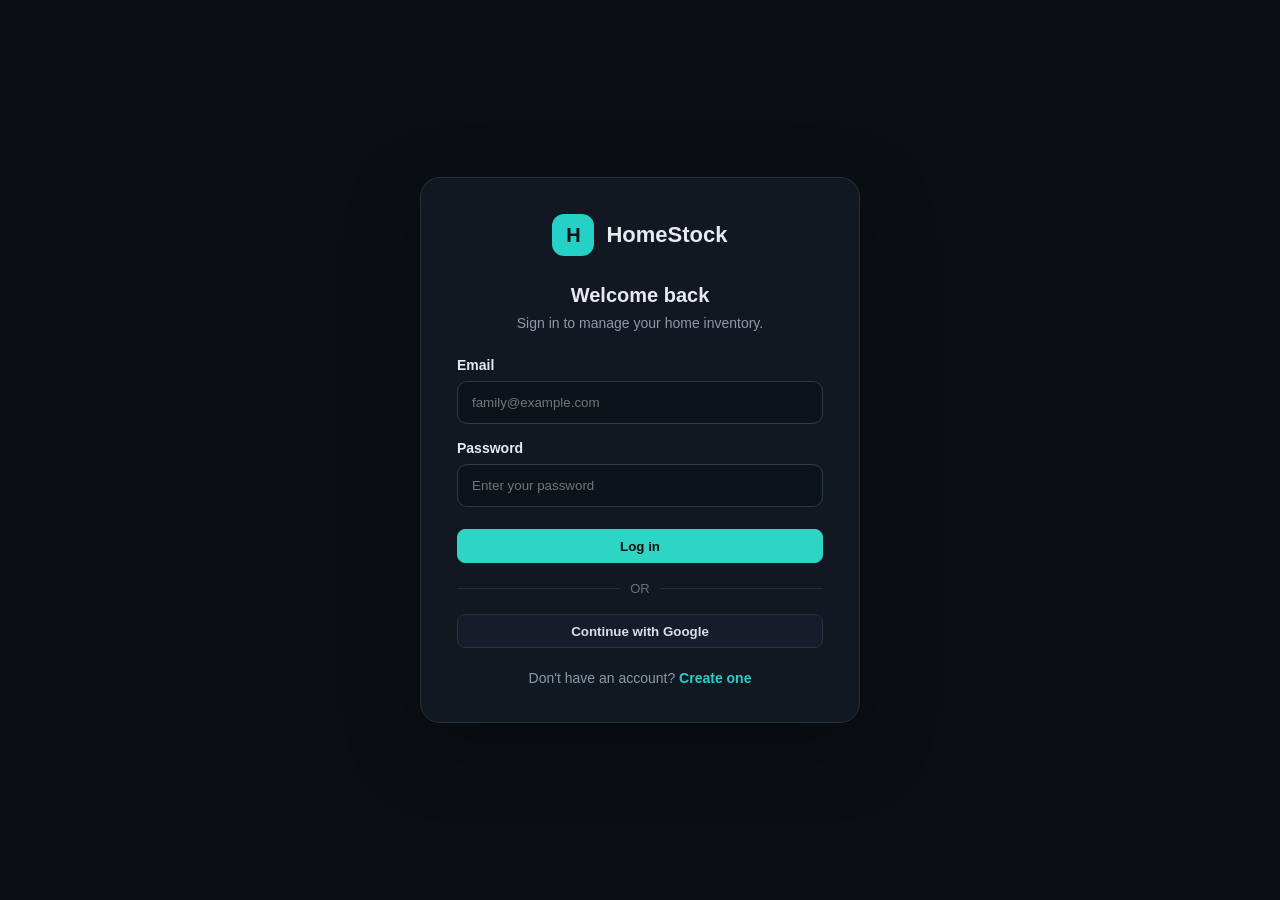
<file: index.html>
<!DOCTYPE html>
<html lang="en">
 <head>
  <meta charset="utf-8"/>
  <meta content="width=device-width,initial-scale=1" name="viewport"/>
  <title>
   HomeStock &mdash; Dashboard
  </title>
  <link href="css/style.css" rel="stylesheet"/>
 </head>
 <body>
  <div class="app">
   <aside class="sidebar">
    <div class="brand">
     <span>
      H
     </span>
     <b>
      HomeStock
     </b>
    </div>
    <nav>
     <a class="active" href="index.html">
      ▣
      <span>Dashboard</span>
     </a>
     <a href="inventory.html">
      ⬡
      <span>Inventory</span>
     </a>
     <a href="rooms.html">
      ⌂
      <span>Rooms</span>
     </a>
     <a href="categories.html">
      ▤
      <span>Categories</span>
     </a>
     <a href="reports.html">
      ▥
      <span>Reports</span>
     </a>
     <a href="activity.html">
      ◷
      <span>Activity</span>
     </a>
    </nav>
    <div class="sidebar-account">
     <div class="sidebar-account-link" aria-hidden="true">
      <span class="sidebar-account-avatar" data-profile-avatar>🙂</span>
      <span class="sidebar-account-copy"><strong data-user-name>HomeStock User</strong><span data-user-email>Account</span></span>
     </div>
    </div>
   </aside>
   <main>
    <header>
     <div>
      <h1>
       Dashboard
      </h1>
      <p>
       Last updated &middot; Sep 8, 2026
      </p>
     </div>
     <div class="actions">
      <button class="btn" id="exportDash">
       Export CSV
      </button>
      <a class="btn primary" href="inventory.html">
       + Add Item
      </a>
      <button class="avatar profile-header-button" type="button" data-profile-toggle title="Open profile" aria-expanded="false"><span data-profile-avatar>🙂</span></button>
     </div>
    </header>
    <section class="stats">
     <div class="stat teal">
      <label>
       TOTAL ITEMS
      </label>
      <strong>
       371
      </strong>
      <small>
       +12 this month
      </small>
     </div>
     <div class="stat purple">
      <label>
       TOTAL VALUE
      </label>
      <strong>
       77,300 RWF
      </strong>
      <small>
       Across 6 rooms
      </small>
     </div>
     <div class="stat orange">
      <label>
       ROOMS TRACKED
      </label>
      <strong>
       6
      </strong>
      <small>
       128 items &middot; Garage
      </small>
     </div>
     <div class="stat teal">
      <label>
       CATEGORIES
      </label>
      <strong>
       14
      </strong>
      <small>
       Electronics lead at 48
      </small>
     </div>
    </section>
    <section class="dash-grid">
     <div>
      <div class="section-title">
       <h2>
        Rooms
       </h2>
       <a href="rooms.html">
        View all &rarr;
       </a>
      </div>
      <div class="rooms">
       <a class="room" href="rooms.html">
        <img src="https://images.unsplash.com/photo-1555041469-a586c61ea9bc?auto=format&amp;fit=crop&amp;w=800&amp;q=80"/>
        <i class="tag teal-bg">
         34 items
        </i>
        <div>
         <b>
          Living Room
         </b>
         <strong>
          12,400 RWF
         </strong>
        </div>
       </a>
       <a class="room" href="rooms.html">
        <img src="https://images.unsplash.com/photo-1556911220-bff31c812dba?auto=format&amp;fit=crop&amp;w=800&amp;q=80"/>
        <i class="tag purple-bg">
         87 items
        </i>
        <div>
         <b>
          Kitchen
         </b>
         <strong>
          8,900 RWF
         </strong>
        </div>
       </a>
       <a class="room" href="rooms.html">
        <img src="https://images.unsplash.com/photo-1616486338812-3dadae4b4ace?auto=format&amp;fit=crop&amp;w=800&amp;q=80"/>
        <i class="tag orange-bg">
         52 items
        </i>
        <div>
         <b>
          Master Bedroom
         </b>
         <strong>
          21,300 RWF
         </strong>
        </div>
       </a>
       <a class="room" href="rooms.html">
        <img src="https://images.unsplash.com/photo-1497215842964-222b430dc094?auto=format&amp;fit=crop&amp;w=800&amp;q=80"/>
        <i class="tag teal-bg">
         41 items
        </i>
        <div>
         <b>
          Home Office
         </b>
         <strong>
          18,600 RWF
         </strong>
        </div>
       </a>
       <a class="room" href="rooms.html">
        <img src="https://images.unsplash.com/photo-1586864387967-d02ef85d93e8?auto=format&amp;fit=crop&amp;w=800&amp;q=80"/>
        <i class="tag pink-bg">
         128 items
        </i>
        <div>
         <b>
          Garage
         </b>
         <strong>
          9,700 RWF
         </strong>
        </div>
       </a>
       <a class="room" href="rooms.html">
        <img src="https://images.unsplash.com/photo-1618221195710-dd6b41faaea6?auto=format&amp;fit=crop&amp;w=800&amp;q=80"/>
        <i class="tag blue-bg">
         29 items
        </i>
        <div>
         <b>
          Dining Room
         </b>
         <strong>
          6,400 RWF
         </strong>
        </div>
       </a>
      </div>
     </div>
     <aside class="panel activity">
      <div class="section-title">
       <h2>
        Recent Activity
       </h2>
       <a href="inventory.html">
        All &rarr;
       </a>
      </div>
      <div class="activity-row">
       <span>
        +
       </span>
       <div>
        <b>
         Sony 65" OLED TV
        </b>
        <small>
         Living Room &middot; 2 hours ago
        </small>
       </div>
       <strong>
        2,800 RWF
       </strong>
      </div>
      <div class="activity-row">
       <span>
        ~
       </span>
       <div>
        <b>
         KitchenAid Stand Mixer
        </b>
        <small>
         Kitchen &middot; 5 hours ago
        </small>
       </div>
       <strong>
        450 RWF
       </strong>
      </div>
      <div class="activity-row">
       <span class="red">
        &minus;
       </span>
       <div>
        <b>
         IKEA Po&auml;ng Chair
        </b>
        <small>
         Living Room &middot; Yesterday
        </small>
       </div>
       <strong class="red-text">
        199 RWF
       </strong>
      </div>
      <div class="activity-row">
       <span>
        +
       </span>
       <div>
        <b>
         Herman Miller Aeron
        </b>
        <small>
         Home Office &middot; Yesterday
        </small>
       </div>
       <strong>
        1,600 RWF
       </strong>
      </div>
      <div class="activity-row">
       <span>
        ~
       </span>
       <div>
        <b>
         MacBook Pro 16"
        </b>
        <small>
         Home Office &middot; 2 days ago
        </small>
       </div>
       <strong>
        3,200 RWF
       </strong>
      </div>
      <div class="activity-row">
       <span>
        +
       </span>
       <div>
        <b>
         Weber Genesis Grill
        </b>
        <small>
         Garage &middot; 3 days ago
        </small>
       </div>
       <strong>
        1,100 RWF
       </strong>
      </div>
     </aside>
    </section>
    <section class="bottom">
     <div class="panel">
      <div class="panel-head">
       <h2>
        Highest Value Items
       </h2>
       <span>
        Top 5
       </span>
      </div>
      <div class="value">
       <em>
        01
       </em>
       <div>
        <b>
         Herman Miller Aeron Chair
        </b>
        <small>
         Home Office &middot; Furniture
        </small>
       </div>
       <strong>
        3,200 RWF
       </strong>
      </div>
      <div class="value">
       <em>
        02
       </em>
       <div>
        <b>
         MacBook Pro 16"
        </b>
        <small>
         Home Office &middot; Electronics
        </small>
       </div>
       <strong>
        3,200 RWF
       </strong>
      </div>
      <div class="value">
       <em>
        03
       </em>
       <div>
        <b>
         Sony 65" OLED TV
        </b>
        <small>
         Living Room &middot; Electronics
        </small>
       </div>
       <strong>
        2,800 RWF
       </strong>
      </div>
      <div class="value">
       <em>
        04
       </em>
       <div>
        <b>
         Sub-Zero Refrigerator
        </b>
        <small>
         Kitchen &middot; Appliances
        </small>
       </div>
       <strong>
        2,400 RWF
       </strong>
      </div>
      <div class="value">
       <em>
        05
       </em>
       <div>
        <b>
         Tempur-Pedic Mattress
        </b>
        <small>
         Master Bedroom &middot; Furniture
        </small>
       </div>
       <strong>
        2,100 RWF
       </strong>
      </div>
     </div>
     <div class="panel">
      <div class="panel-head">
       <h2>
        Category Breakdown
       </h2>
       <span>
        by count
       </span>
      </div>
      <div class="bars">
       <label>
        Electronics
        <b>
         48
        </b>
       </label>
       <i>
        <span style="width:82%">
        </span>
       </i>
       <label>
        Furniture
        <b>
         82
        </b>
       </label>
       <i>
        <span style="width:64%">
        </span>
       </i>
       <label>
        Appliances
        <b>
         61
        </b>
       </label>
       <i>
        <span style="width:48%">
        </span>
       </i>
       <label>
        Clothing
        <b>
         114
        </b>
       </label>
       <i>
        <span style="width:31%">
        </span>
       </i>
       <label>
        Tools
        <b>
         93
        </b>
       </label>
       <i>
        <span style="width:26%">
        </span>
       </i>
      </div>
     </div>
    </section>
   </main>
  </div>
  <script src="js/supabase-config.js"></script>
  <script src="js/online.js"></script>
  <script src="js/profile-menu.js"></script>
  <script src="js/auth.js"></script>
  <script src="js/app.js">
  </script>
  <script src="js/dashboard.js"></script>
 </body>
</html>
</file>
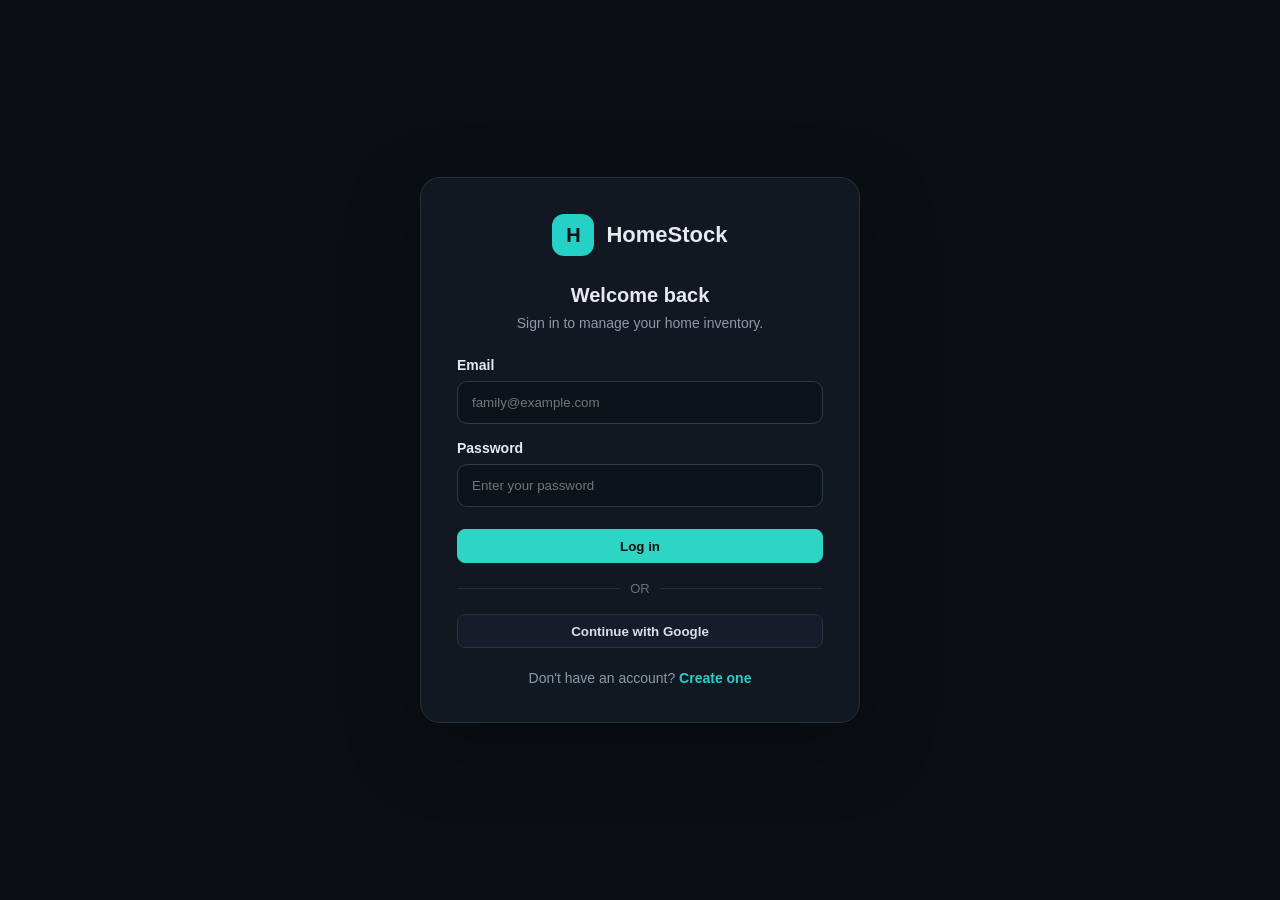
<file: activity.html>
<!DOCTYPE html><html lang="en"><head><meta charset="UTF-8"><meta name="viewport" content="width=device-width,initial-scale=1.0"><title>HomeStock — Activity</title><link rel="stylesheet" href="css/style.css"></head><body><div class="app"><aside class="sidebar"><div class="brand"><span>H</span><b>HomeStock</b></div><nav><a href="index.html">▣<span>Dashboard</span></a><a href="inventory.html">⬡<span>Inventory</span></a><a href="rooms.html">⌂<span>Rooms</span></a><a href="categories.html">▤<span>Categories</span></a><a href="reports.html">▥<span>Reports</span></a><a class="active" href="activity.html">◷<span>Activity</span></a></nav><div class="sidebar-account">
<div class="sidebar-account-link" aria-hidden="true">
<span class="sidebar-account-avatar" data-profile-avatar>🙂</span>
<span class="sidebar-account-copy"><strong data-user-name>HomeStock User</strong><span data-user-email>Account</span></span>
</div>
</div>
</aside><main><header><div><h1>Activity</h1><p>Recent changes made by family members</p></div><div class="actions"><button class="avatar profile-header-button" type="button" data-profile-toggle title="Open profile" aria-expanded="false"><span data-profile-avatar>🙂</span></button></div></header><section class="panel"><div id="activityList">Loading activity…</div></section></main></div><script src="js/supabase-config.js"></script><script src="js/online.js"></script><script src="js/profile-menu.js"></script>
<script src="js/auth.js"></script><script>
(async()=>{const box=document.querySelector('#activityList');if(!window.HomeStockOnline?.enabled){box.textContent='Connect Supabase to view online activity.';return;}try{const s=await HomeStockOnline.session();const p=await HomeStockOnline.getProfile(s.id);const u=localStorage.getItem('homestock-access-token');const r=await fetch(`${HOMESTOCK_SUPABASE_URL}/rest/v1/activity_log?household_id=eq.${p.household_id}&select=*&order=created_at.desc&limit=50`,{headers:{apikey:HOMESTOCK_SUPABASE_ANON_KEY,Authorization:`Bearer ${u}`}});const rows=await r.json();box.innerHTML=rows.length?rows.map(x=>`<div style="padding:14px 0;border-bottom:1px solid #eee"><b>${x.action}</b> ${x.entity_type}: ${x.entity_name}<div style="font-size:12px;opacity:.65">${new Date(x.created_at).toLocaleString()}</div></div>`).join(''):'No activity yet.';}catch(e){box.textContent='Unable to load activity.';}})();</script></body></html>
</file>
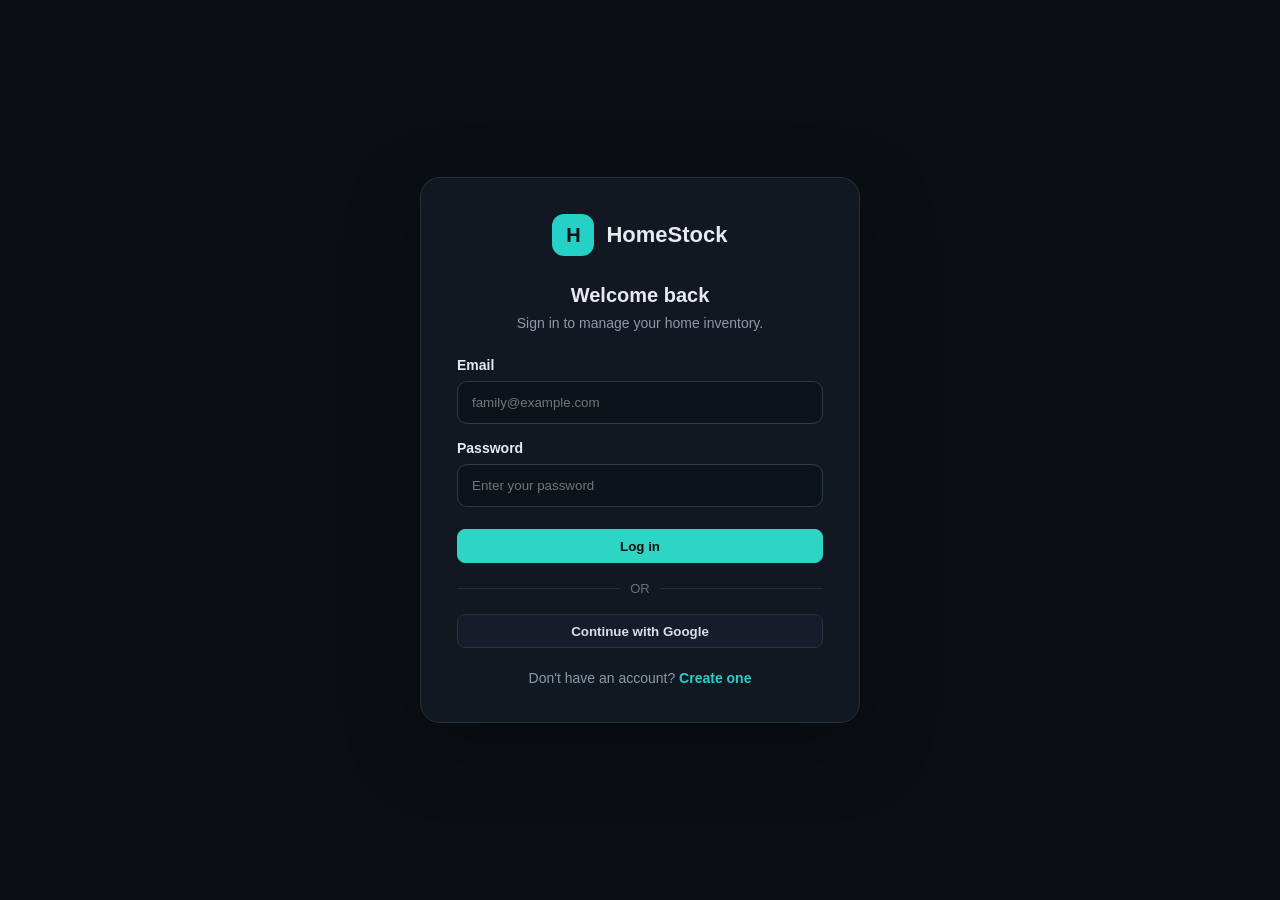
<file: categories.html>
<!DOCTYPE html>
<html lang="en">
<head>
    <meta charset="UTF-8">
    <meta name="viewport" content="width=device-width, initial-scale=1.0">
    <title>HomeStock — Categories</title>
    <link rel="stylesheet" href="css/style.css">
</head>
<body>
    <div class="app">
        <aside class="sidebar">
            <div class="brand">
                <span>H</span>
                <b>HomeStock</b>
            </div>

            <nav>
     <a href="index.html">
      ▣
      <span>Dashboard</span>
     </a>
     <a href="inventory.html">
      ⬡
      <span>Inventory</span>
     </a>
     <a href="rooms.html">
      ⌂
      <span>Rooms</span>
     </a>
     <a class="active" href="categories.html">
      ▤
      <span>Categories</span>
     </a>
     <a href="reports.html">
      ▥
      <span>Reports</span>
     </a>
    <a href="activity.html">◷<span>Activity</span></a>
    
    </nav>

            <div class="sidebar-account">
<div class="sidebar-account-link" aria-hidden="true">
<span class="sidebar-account-avatar" data-profile-avatar>🙂</span>
<span class="sidebar-account-copy"><strong data-user-name>HomeStock User</strong><span data-user-email>Account</span></span>
</div>
</div>
</aside>

        <main>
            <header>
                <div>
                    <h1>Categories</h1>
                    <p>Organize and manage your inventory categories</p>
                </div>

                <div class="actions">
                    <button class="btn primary" id="addCategory" type="button">
                        + Add Category
                    </button>
                    <button class="avatar profile-header-button" type="button" data-profile-toggle title="Open profile" aria-expanded="false"><span data-profile-avatar>🙂</span></button>
                </div>
            </header>

            <div class="category-toolbar">
                <div class="search category-search">
                    <span>⌕</span>
                    <input
                        id="categorySearch"
                        type="search"
                        placeholder="Search categories..."
                        autocomplete="off"
                    >
                </div>

                <div class="category-summary">
                    <span>
                        Categories
                        <b id="categoryCount">0</b>
                    </span>
                    <span>
                        Items
                        <b id="categoryItemCount">0</b>
                    </span>
                    <span>
                        Total value
                        <b id="categoryTotalValue">0 RWF</b>
                    </span>
                </div>
            </div>

            <section class="category-grid" id="categoryGrid"></section>

            <div class="category-empty" id="categoryEmpty" hidden>
                <div class="empty-icon">▤</div>
                <h2>No categories found</h2>
                <p id="categoryEmptyMessage">No categories match your search.</p>
                <button class="btn" id="clearCategorySearch" type="button">
                    Clear search
                </button>
            </div>

            <div class="category-footer" id="categoryFooter">
                Showing 0 categories
            </div>
        </main>
    </div>

    <div class="modal-bg" hidden id="categoryModal">
        <div class="modal category-modal">
            <div class="modal-head">
                <div>
                    <h2 id="categoryModalTitle">Add New Category</h2>
                    <p>Create a category for your home inventory.</p>
                </div>
                <button class="close" id="closeCategoryModal" type="button">&times;</button>
            </div>

            <form id="categoryForm">
                <input id="categoryEditId" type="hidden">

                <div class="field full">
                    <label for="categoryName">CATEGORY NAME</label>
                    <input id="categoryName" type="text"
                           placeholder="e.g. Garden Equipment" required>
                </div>

                <div class="field full">
                    <label for="categoryColor">CATEGORY COLOR</label>
                    <div class="category-color-picker" id="categoryColorPicker" role="radiogroup" aria-label="Category color">
                        <button type="button" class="color-choice teal" data-color="teal" aria-label="Teal"></button>
                        <button type="button" class="color-choice violet" data-color="violet" aria-label="Violet"></button>
                        <button type="button" class="color-choice orange" data-color="orange" aria-label="Orange"></button>
                        <button type="button" class="color-choice green" data-color="green" aria-label="Green"></button>
                        <button type="button" class="color-choice pink" data-color="pink" aria-label="Pink"></button>
                        <button type="button" class="color-choice blue" data-color="blue" aria-label="Blue"></button>
                    </div>
                    <input id="categoryColor" type="hidden" value="teal">
                </div>

                <div class="field full">
                    <label for="categoryDescription">DESCRIPTION</label>
                    <input id="categoryDescription" type="text"
                           placeholder="e.g. Outdoor and gardening equipment" required>
                </div>

                <div class="modal-actions">
                    <button class="btn" id="cancelCategory" type="button">Cancel</button>
                    <button class="btn primary" type="submit">Save Category</button>
                </div>
            </form>
        </div>
    </div>

    <script src="js/supabase-config.js"></script>
    <script src="js/online.js"></script>
    <script src="js/status.js"></script>
    <script src="js/profile-menu.js"></script>
<script src="js/auth.js"></script>
  <script src="js/app.js"></script>
</body>
</html>
</file>
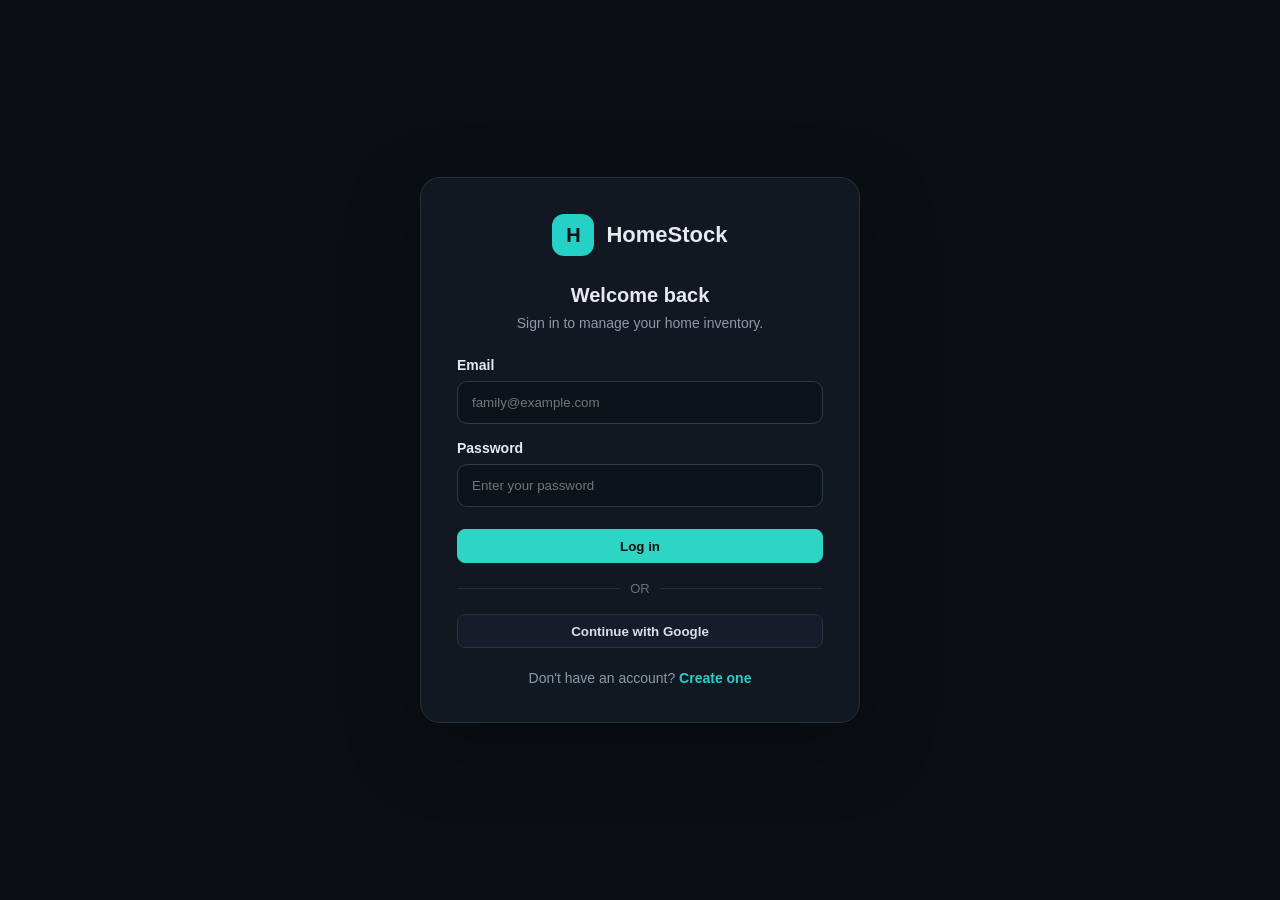
<file: inventory.html>
<!DOCTYPE html>
<html lang="en">
 <head>
  <meta charset="utf-8"/>
  <meta content="width=device-width,initial-scale=1" name="viewport"/>
  <title>
   HomeStock &mdash; Inventory
  </title>
  <link href="css/style.css" rel="stylesheet"/>
 </head>
 <body>
  <div class="app">
   <aside class="sidebar">
    <div class="brand">
     <span>
      H
     </span>
     <b>
      HomeStock
     </b>
    </div>
    <nav>
     <a href="index.html">
      ▣
      <span>Dashboard</span>
     </a>
     <a class="active" href="inventory.html">
      ⬡
      <span>Inventory</span>
     </a>
     <a href="rooms.html">
      ⌂
      <span>Rooms</span>
     </a>
     <a href="categories.html">
      ▤
      <span>Categories</span>
     </a>
     <a href="reports.html">
      ▥
      <span>Reports</span>
     </a>
    <a href="activity.html">◷<span>Activity</span></a>
    
    </nav>
    
    <div class="sidebar-account">
<div class="sidebar-account-link" aria-hidden="true">
<span class="sidebar-account-avatar" data-profile-avatar>🙂</span>
<span class="sidebar-account-copy"><strong data-user-name>HomeStock User</strong><span data-user-email>Account</span></span>
</div>
</div>
</aside>
   <main>
    <header>
     <div>
      <h1>
       Inventory
      </h1>
      <p>
       Manage everything in your home
      </p>
     </div>
     <div class="actions">
      <button class="btn" id="export">
       Export CSV
      </button>
      <button class="btn primary" id="addItem">
       + Add Item
      </button>
      <button class="avatar profile-header-button" type="button" data-profile-toggle title="Open profile" aria-expanded="false"><span data-profile-avatar>🙂</span></button>
     </div>
    </header>
    <div class="toolbar">
     <div class="search">
      &telrec;
      <input id="search" placeholder="Search inventory..."/>
     </div>
     <div class="tabs">
      <button class="tab active" data-filter="all">
       All Items
       <b id="allCount">
        20
       </b>
      </button>
      <button class="tab" data-filter="low">
       Low Stock
       <b id="lowCount">
        0
       </b>
      </button>
      <button class="tab" data-filter="out">
       Out of Stock
       <b id="outCount">
        0
       </b>
      </button>
     </div>
     <div class="summary">
      <b id="count">
       20
      </b>
      items &middot;
      <strong id="total">
       19,900 RWF
      </strong>
     </div>
    </div>
    <section class="table panel">
     <table>
      <thead>
       <tr>
        <th>
         ITEM
        </th>
        <th>
         ROOM
        </th>
        <th>
         CATEGORY
        </th>
        <th>
         QUANTITY
        </th>
        <th>
         VALUE
        </th>
        <th>
         STATUS
        </th>
        <th>
         ACTIONS
        </th>
       </tr>
      </thead>
      <tbody id="rows">
      </tbody>
     </table>
     <div class="footer" id="showing">
     </div>
    </section>
   </main>
  </div>
  <div class="modal-bg" hidden="" id="modal">
   <div class="modal">
    <div class="modal-head">
     <div>
      <h2 id="modalTitle">
       Add New Item
      </h2>
      <p>
       Fill in the details to add to your inventory.
      </p>
     </div>
     <button class="close" id="close">
      &times;
     </button>
    </div>
    <form id="form">
     <input id="editId" type="hidden"/>
     <div class="field full">
      <label>
       ITEM NAME
      </label>
      <input id="name" placeholder='e.g. canal box lauter' required=""/>
     </div>
     <div class="field">
      <label>
       ROOM
      </label>
      <select id="room">
       <option>
        Living Room
       </option>
       <option>
        Kitchen
       </option>
       <option>
        Master Bedroom
       </option>
       <option>
        Garage
       </option>
       <option>
        Dining Room
       </option>
      </select>
     </div>
     <div class="field">
      <label>
       CATEGORY
      </label>
      <select id="category">
       <option value="Electronics">Electronics</option>
      </select>
     </div>
     <div class="field">
      <label>
       QUANTITY
      </label>
      <input id="qty" min="0" required="" type="number" value="1"/>
     </div>
     <div class="field">
      <label>
       VALUE (RWF)
      </label>
      <input id="value" min="0" required="" step=".01" type="number" value="0"/>
     </div>
     <div class="field full">
      <label>
       MINIMUM STOCK
      </label>
      <input id="min" min="0" required="" type="number" value="1"/>
     </div>
     <div class="preview full">
      Status preview:
      <strong id="preview">
       ● Low Stock
      </strong>
     </div>
     <div class="modal-actions">
      <button class="btn" id="cancel" type="button">
       Cancel
      </button>
      <button class="btn primary" id="save">
       + Add Item
      </button>
     </div>
    </form>
   </div>
  </div>
  <script src="js/supabase-config.js"></script>
    <script src="js/online.js"></script>
    <script src="js/status.js"></script>
    <script src="js/profile-menu.js"></script>
<script src="js/auth.js"></script>
  <script src="js/app.js">
  </script>
 </body>
</html>
</file>
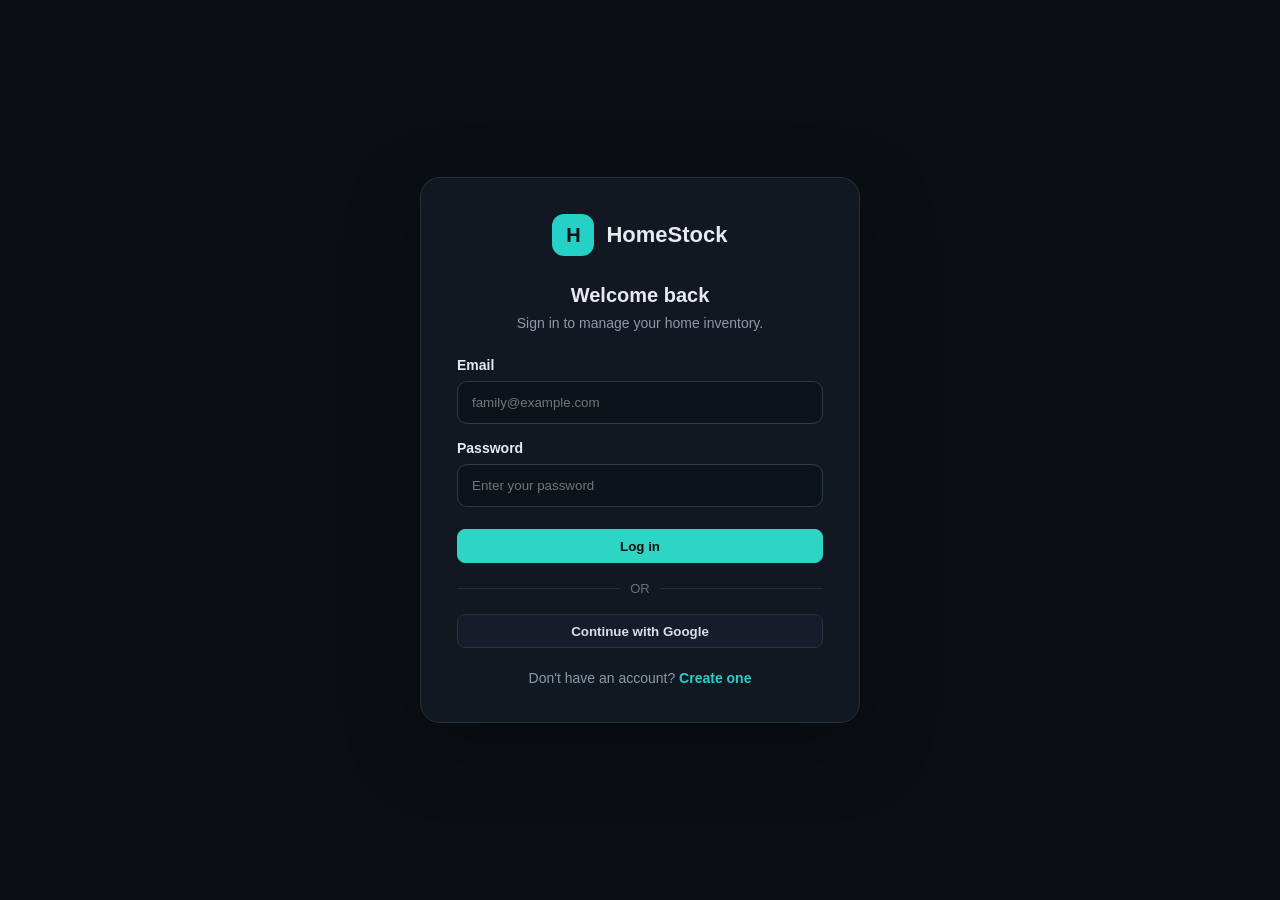
<file: login.html>
<!DOCTYPE html>
<html lang="en">
<head>
    <meta charset="UTF-8">
    <meta name="viewport" content="width=device-width, initial-scale=1.0">
    <title>HomeStock — Login</title>
    <link rel="stylesheet" href="css/style.css">
    <style>
        .auth-page { min-height: 100vh; display: grid; place-items: center; padding: 24px; background: #0b0f14; }
        .auth-card { width: min(440px, 100%); background: #121821; border: 1px solid #25303d; border-radius: 20px; padding: 36px; box-shadow: 0 24px 70px rgba(0,0,0,.35); }
        .auth-brand { display:flex; align-items:center; gap:12px; justify-content:center; margin-bottom:28px; }
        .auth-brand span { width:42px; height:42px; display:grid; place-items:center; border-radius:12px; background:#25d0c7; color:#081013; font-weight:800; font-size:20px; }
        .auth-brand b { font-size:22px; }
        .auth-card h1 { text-align:center; margin:0 0 8px; }
        .auth-subtitle { text-align:center; color:#8d99a8; margin:0 0 26px; }
        .auth-form label { display:block; margin:16px 0 8px; font-weight:600; }
        .auth-form input { width:100%; box-sizing:border-box; padding:13px 14px; border:1px solid #303b49; border-radius:10px; background:#0d131b; color:#fff; outline:none; }
        .auth-form input:focus { border-color:#25d0c7; }
        .auth-submit { width:100%; margin-top:22px; }
        .auth-error { background:#3a1f25; border:1px solid #6b303b; color:#ffb8c0; padding:12px 14px; border-radius:10px; margin-bottom:14px; }
        .auth-footer { text-align:center; margin-top:22px; color:#8d99a8; }
        .auth-footer a { color:#25d0c7; text-decoration:none; font-weight:600; }
    .auth-success { background:#16342f; border:1px solid #2a665c; color:#a9eee4; padding:12px 14px; border-radius:10px; margin-bottom:14px; }
    </style>
</head>
<body class="auth-page">
    <main class="auth-card">
        <div class="auth-brand"><span>H</span><b>HomeStock</b></div>
        <h1>Welcome back</h1>
        <p class="auth-subtitle">Sign in to manage your home inventory.</p>
        <div class="auth-success" id="authSuccess" hidden></div>
        <div class="auth-error" id="authError" hidden></div>
        <form class="auth-form" id="loginForm">
            <label for="email">Email</label>
            <input id="email" name="email" type="email" autocomplete="email" placeholder="family@example.com" required>
            <label for="password">Password</label>
            <input id="password" name="password" type="password" autocomplete="current-password" placeholder="Enter your password" required>
            <button class="btn primary auth-submit" type="submit">Log in</button>
        <div style="display:flex;align-items:center;gap:10px;margin:18px 0;color:#657182;font-size:13px;">
            <span style="height:1px;flex:1;background:#25303d;"></span><span>OR</span><span style="height:1px;flex:1;background:#25303d;"></span>
        </div>
        <button class="btn auth-submit" id="googleLogin" type="button" style="margin-top:0;">Continue with Google</button>
        </form>
        <div class="auth-footer">Don't have an account? <a href="register.html">Create one</a></div>
    </main>
    <script src="js/supabase-config.js"></script>
    <script src="js/online.js"></script>
    <script src="js/status.js"></script>
    <script src="js/profile-menu.js"></script>
<script src="js/auth.js"></script>
</body>
</html>
</file>
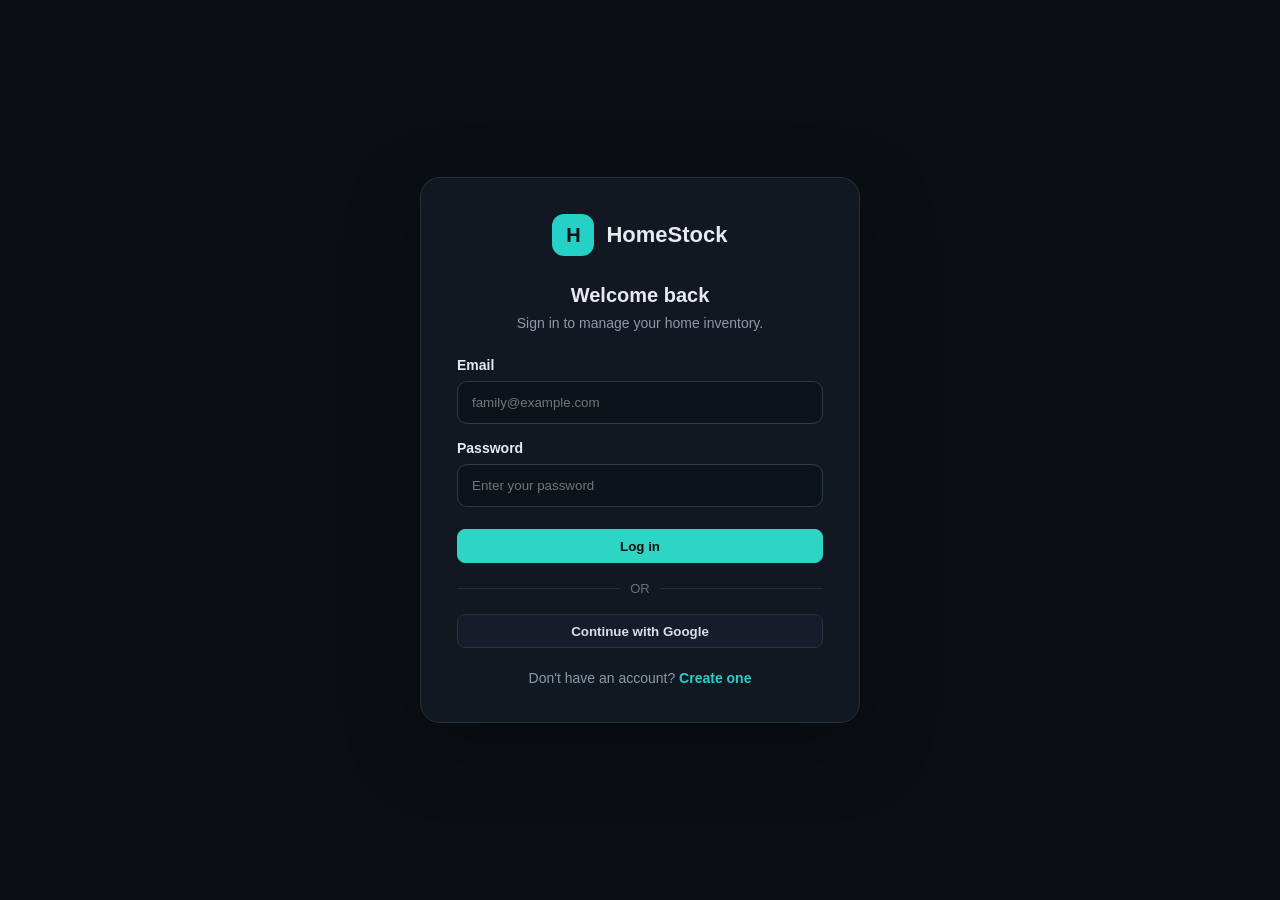
<file: logout.html>
<!DOCTYPE html>
<html lang="en">
<head>
<meta charset="UTF-8">
<meta name="viewport" content="width=device-width, initial-scale=1.0">
<title>HomeStock — Logging out</title>
<link rel="stylesheet" href="css/style.css">
</head>
<body>
<main style="max-width:520px;margin:15vh auto;padding:30px;text-align:center;">
  <h1>Signing you out…</h1>
  <p id="logoutMessage">Please wait.</p>
</main>
<script src="js/supabase-config.js"></script>
<script src="js/online.js"></script>
<script>
(async function () {
  try {
    if (window.HomeStockOnline?.enabled) {
      await window.HomeStockOnline.signOut();
    } else {
      localStorage.removeItem("homestock-logged-in");
      localStorage.removeItem("homestock-current-user");
      localStorage.removeItem("homestock-access-token");
      localStorage.removeItem("homestock-refresh-token");
    }
  } finally {
    window.location.replace("login.html");
  }
})();
</script>
</body>
</html>
</file>
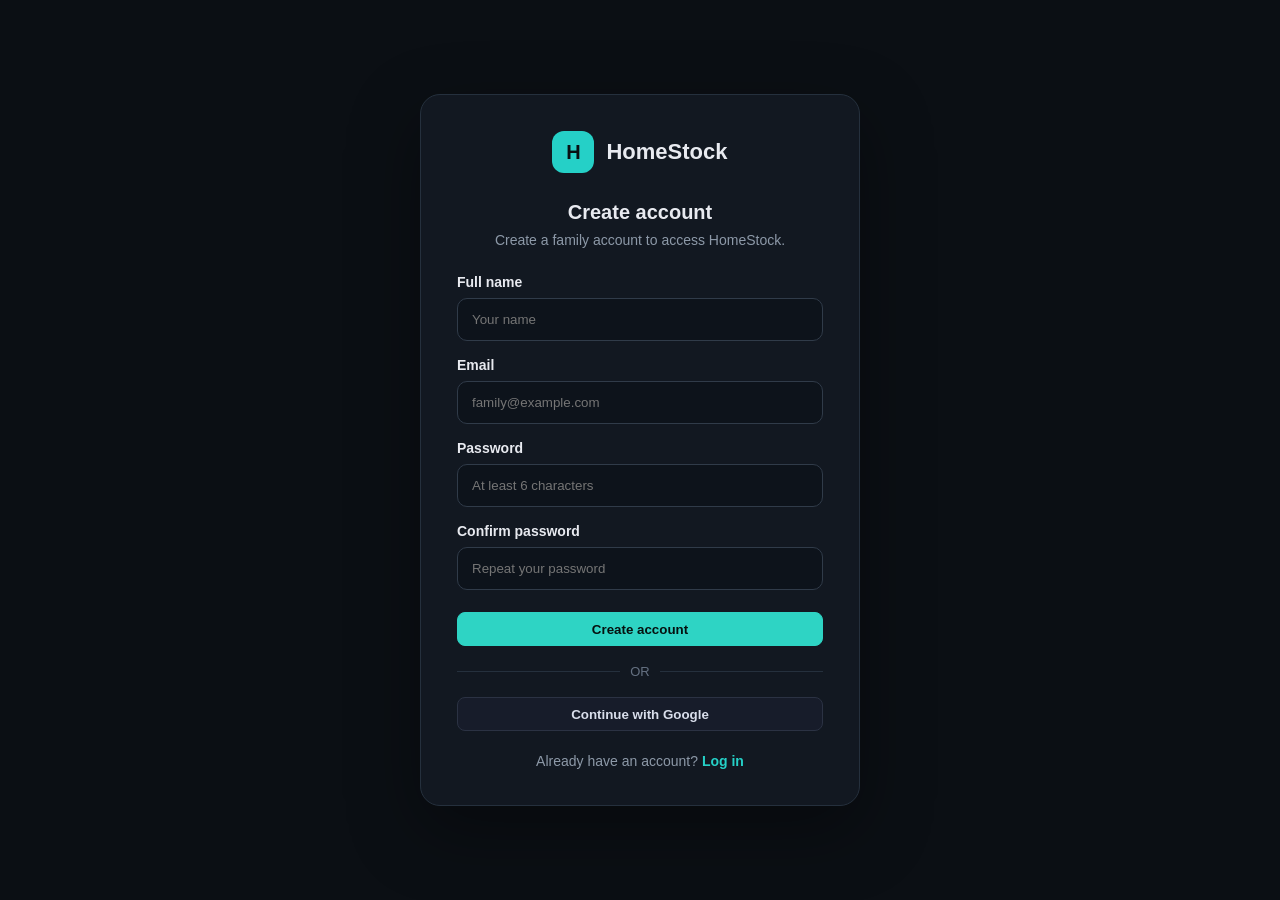
<file: register.html>
<!DOCTYPE html>
<html lang="en">
<head>
    <meta charset="UTF-8">
    <meta name="viewport" content="width=device-width, initial-scale=1.0">
    <title>HomeStock — Create Account</title>
    <link rel="stylesheet" href="css/style.css">
    <style>
        .auth-page { min-height:100vh; display:grid; place-items:center; padding:24px; background:#0b0f14; }
        .auth-card { width:min(440px,100%); background:#121821; border:1px solid #25303d; border-radius:20px; padding:36px; box-shadow:0 24px 70px rgba(0,0,0,.35); }
        .auth-brand { display:flex; align-items:center; gap:12px; justify-content:center; margin-bottom:28px; }
        .auth-brand span { width:42px; height:42px; display:grid; place-items:center; border-radius:12px; background:#25d0c7; color:#081013; font-weight:800; font-size:20px; }
        .auth-brand b { font-size:22px; }
        .auth-card h1 { text-align:center; margin:0 0 8px; }
        .auth-subtitle { text-align:center; color:#8d99a8; margin:0 0 26px; }
        .auth-form label { display:block; margin:16px 0 8px; font-weight:600; }
        .auth-form input { width:100%; box-sizing:border-box; padding:13px 14px; border:1px solid #303b49; border-radius:10px; background:#0d131b; color:#fff; outline:none; }
        .auth-form input:focus { border-color:#25d0c7; }
        .auth-submit { width:100%; margin-top:22px; }
        .auth-error { background:#3a1f25; border:1px solid #6b303b; color:#ffb8c0; padding:12px 14px; border-radius:10px; margin-bottom:14px; }
        .auth-footer { text-align:center; margin-top:22px; color:#8d99a8; }
        .auth-footer a { color:#25d0c7; text-decoration:none; font-weight:600; }
    </style>
</head>
<body class="auth-page">
    <main class="auth-card">
        <div class="auth-brand"><span>H</span><b>HomeStock</b></div>
        <h1>Create account</h1>
        <p class="auth-subtitle">Create a family account to access HomeStock.</p>
        <div class="auth-error" id="authError" hidden></div>
        <form class="auth-form" id="registerForm">
            <label for="name">Full name</label>
            <input id="name" name="name" type="text" autocomplete="name" placeholder="Your name" required>
            <label for="email">Email</label>
            <input id="email" name="email" type="email" autocomplete="email" placeholder="family@example.com" required>
            <label for="password">Password</label>
            <input id="password" name="password" type="password" autocomplete="new-password" placeholder="At least 6 characters" required>
            <label for="confirm_password">Confirm password</label>
            <input id="confirm_password" name="confirm_password" type="password" autocomplete="new-password" placeholder="Repeat your password" required>
            <button class="btn primary auth-submit" type="submit">Create account</button>
        <div style="display:flex;align-items:center;gap:10px;margin:18px 0;color:#657182;font-size:13px;">
            <span style="height:1px;flex:1;background:#25303d;"></span><span>OR</span><span style="height:1px;flex:1;background:#25303d;"></span>
        </div>
        <button class="btn auth-submit" id="googleLogin" type="button" style="margin-top:0;">Continue with Google</button>
        </form>
        <div class="auth-footer">Already have an account? <a href="login.html">Log in</a></div>
    </main>
    <script src="js/supabase-config.js"></script>
    <script src="js/online.js"></script>
    <script src="js/status.js"></script>
    <script src="js/profile-menu.js"></script>
<script src="js/auth.js"></script>
</body>
</html>
</file>
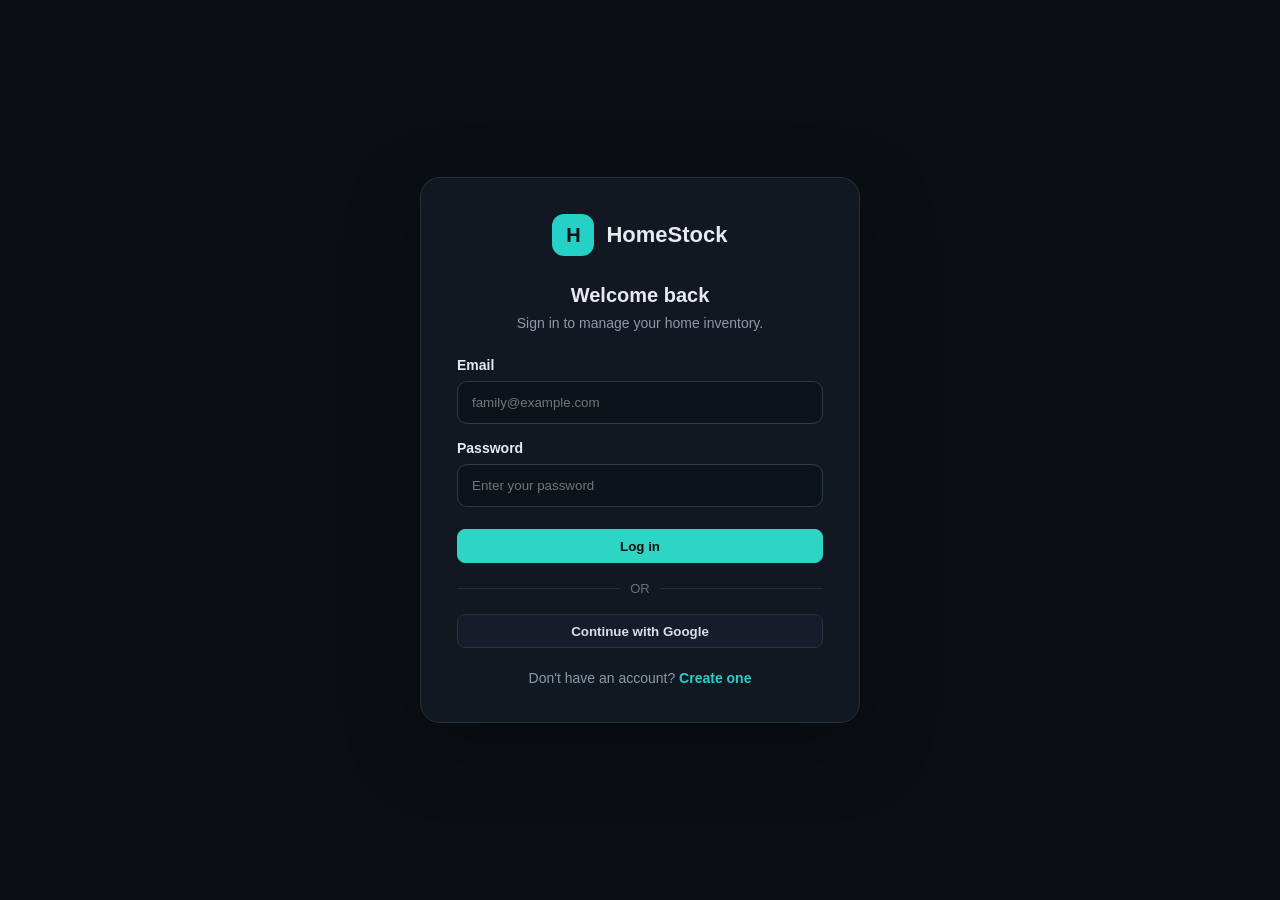
<file: reports.html>
<!DOCTYPE html>
<html lang="en">
<head>
    <meta charset="UTF-8">
    <meta name="viewport" content="width=device-width, initial-scale=1.0">
    <title>HomeStock — Reports</title>
    <link rel="stylesheet" href="css/style.css">
</head>
<body>
    <div class="app">
        <aside class="sidebar">
            <div class="brand">
                <span>H</span>
                <b>HomeStock</b>
            </div>
            <nav>
                <a href="index.html">▣ <span>Dashboard</span></a>
                <a href="inventory.html">⬡ <span>Inventory</span></a>
                <a href="rooms.html">⌂ <span>Rooms</span></a>
                <a href="categories.html">▤ <span>Categories</span></a>
                <a class="active" href="reports.html">▥ <span>Reports</span></a>
            <a href="activity.html">◷<span>Activity</span></a>
    
    </nav>
            <div class="sidebar-account">
<div class="sidebar-account-link" aria-hidden="true">
<span class="sidebar-account-avatar" data-profile-avatar>🙂</span>
<span class="sidebar-account-copy"><strong data-user-name>HomeStock User</strong><span data-user-email>Account</span></span>
</div>
</div>
</aside>

        <main>
            <header>
                <div>
                    <h1>Reports</h1>
                    <p>Overview of your home's inventory</p>
                </div>
                <div class="actions">
                    <button class="btn" id="exportReportCsv" type="button">
                        Export CSV
                    </button>
                    <button class="btn primary" id="generatePdf" type="button">
                        Generate PDF
                    </button>
                    <button class="avatar profile-header-button" type="button" data-profile-toggle title="Open profile" aria-expanded="false"><span data-profile-avatar>🙂</span></button>
                </div>
            </header>

            <section class="report-stats">
                <div class="stat teal">
                    <label>TOTAL ITEMS</label>
                    <strong id="reportTotalItems">0</strong>
                    <small>Across your home</small>
                </div>
                <div class="stat purple">
                    <label>TOTAL VALUE</label>
                    <strong id="reportTotalValue">0 RWF</strong>
                    <small>Estimated inventory value</small>
                </div>
                <div class="stat orange">
                    <label>ROOMS TRACKED</label>
                    <strong id="reportRooms">0</strong>
                    <small>Rooms with inventory</small>
                </div>
                <div class="stat teal">
                    <label>CATEGORIES</label>
                    <strong id="reportCategories">0</strong>
                    <small>Categories in use</small>
                </div>
            </section>

            <section class="report-grid">
                <div class="report-panel">
                    <div class="section-title">
                        <h2>Inventory by Category</h2>
                    </div>
                    <div id="categoryReport" class="report-list"></div>
                </div>

                <div class="report-panel">
                    <div class="section-title">
                        <h2>Inventory by Room</h2>
                    </div>
                    <div id="roomReport" class="report-list"></div>
                </div>

                <div class="report-panel">
                    <div class="section-title">
                        <h2>Stock Status</h2>
                    </div>
                    <div class="status-report">
                        <div><span>In Stock</span><b id="inStockCount">0</b></div>
                        <div><span>Low Stock</span><b id="lowStockCount">0</b></div>
                        <div><span>Out of Stock</span><b id="outStockCount">0</b></div>
                    </div>
                </div>

                <div class="report-panel">
                    <div class="section-title">
                        <h2>Highest-Value Items</h2>
                    </div>
                    <div id="topItemsReport" class="report-list"></div>
                </div>
            </section>

            <section class="report-panel report-full">
                <div class="section-title">
                    <h2>Report Summary</h2>
                    <span id="reportUpdated"></span>
                </div>
                <p id="reportSummary" class="report-summary"></p>
            </section>
        </main>
    </div>

    <script src="js/supabase-config.js"></script>
    <script src="js/online.js"></script>
    <script src="js/status.js"></script>
    <script src="js/profile-menu.js"></script>
<script src="js/auth.js"></script>
  <script src="js/app.js"></script>
</body>
</html>
</file>
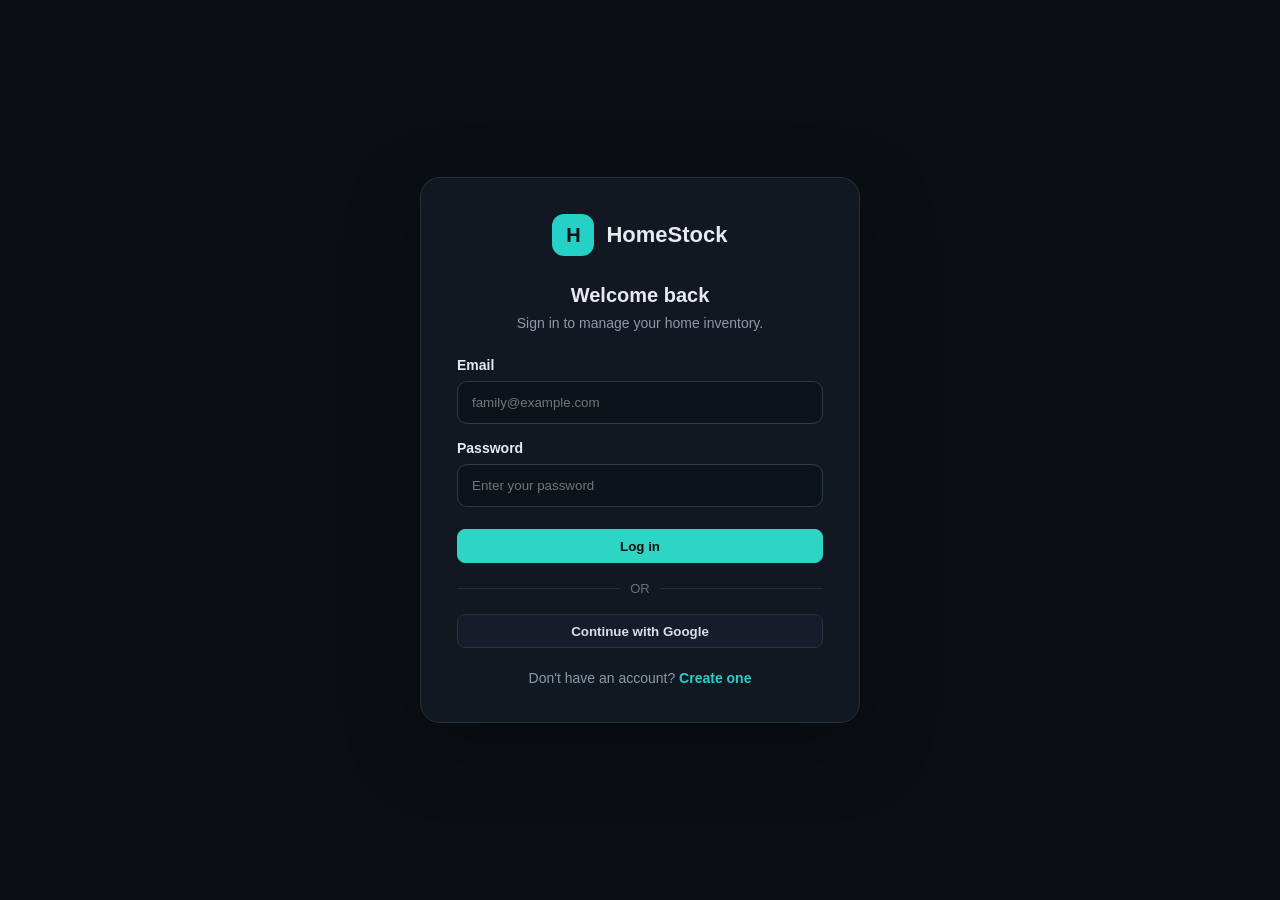
<file: rooms.html>
<!DOCTYPE html>
<html lang="en">
<head>
    <meta charset="UTF-8">
    <meta name="viewport" content="width=device-width, initial-scale=1.0">
    <title>HomeStock — Rooms</title>
    <link rel="stylesheet" href="css/style.css">
</head>
<body>
    <div class="app">
        <aside class="sidebar">
            <div class="brand">
                <span>H</span>
                <b>HomeStock</b>
            </div>

            <nav>
     <a href="index.html">
      ▣
      <span>Dashboard</span>
     </a>
     <a href="inventory.html">
      ⬡
      <span>Inventory</span>
     </a>
     <a class="active" href="rooms.html">
      ⌂
      <span>Rooms</span>
     </a>
     <a href="categories.html">
      ▤
      <span>Categories</span>
     </a>
     <a href="reports.html">
      ▥
      <span>Reports</span>
     </a>
    <a href="activity.html">◷<span>Activity</span></a>
    
    </nav>

            <div class="sidebar-account">
<div class="sidebar-account-link" aria-hidden="true">
<span class="sidebar-account-avatar" data-profile-avatar>🙂</span>
<span class="sidebar-account-copy"><strong data-user-name>HomeStock User</strong><span data-user-email>Account</span></span>
</div>
</div>
</aside>

        <main>
            <header>
                <div>
                    <h1>Rooms</h1>
                    <p>Manage rooms in your home</p>
                </div>

                <div class="actions">
                    <button class="btn" id="exportRooms" type="button">
                        Export CSV
                    </button>
                    <button class="btn primary" id="addRoom" type="button">
                        + Add Room
                    </button>
                    <button class="avatar profile-header-button" type="button" data-profile-toggle title="Open profile" aria-expanded="false"><span data-profile-avatar>🙂</span></button>
                </div>
            </header>

            <div class="rooms-toolbar">
                <div class="search room-search">
                    <span>⌕</span>
                    <input
                        id="roomSearch"
                        type="search"
                        placeholder="Search rooms..."
                        autocomplete="off"
                    >
                </div>

                <div class="room-summary">
                    <span>
                        <b id="roomCount">6</b>
                        rooms
                    </span>
                    <span>
                        <b id="roomItemCount">371</b>
                        items
                    </span>
                    <span>
                        <b id="roomTotalValue">77,300 RWF</b>
                    </span>
                </div>
            </div>

            <section class="room-page-grid" id="roomGrid"></section>

            <div class="room-empty" id="roomEmpty" hidden>
                <div class="empty-icon">⌂</div>
                <h2>No rooms found</h2>
                <p id="emptyMessage">No rooms match your search.</p>
                <button class="btn" id="clearRoomSearch" type="button">
                    Clear search
                </button>
            </div>

            <div class="room-footer" id="roomFooter">
                Showing 6 rooms
            </div>
        </main>
    </div>

    <div class="modal-bg" hidden id="roomModal">
        <div class="modal room-modal">
            <div class="modal-head">
                <div>
                    <h2 id="roomModalTitle">Add New Room</h2>
                    <p>Create a room for your home inventory.</p>
                </div>
                <button class="close" id="closeRoomModal" type="button">
                    &times;
                </button>
            </div>

            <form id="roomForm">
                <input id="roomEditId" type="hidden">

                <div class="field full">
                    <label for="roomName">ROOM NAME</label>
                    <input
                        id="roomName"
                        type="text"
                        placeholder="e.g. Guest Room"
                        required
                    >
                </div>

                <div class="field full">
                    <label for="roomDescription">DESCRIPTION</label>
                    <input
                        id="roomDescription"
                        type="text"
                        placeholder="e.g. Guest bedroom & storage"
                        required
                    >
                </div>

                <div class="modal-actions">
                    <button class="btn" id="cancelRoom" type="button">
                        Cancel
                    </button>
                    <button class="btn primary" type="submit">
                        Save Room
                    </button>
                </div>
            </form>
        </div>
    </div>

    <script src="js/supabase-config.js"></script>
    <script src="js/online.js"></script>
    <script src="js/status.js"></script>
    <script src="js/profile-menu.js"></script>
<script src="js/auth.js"></script>
  <script src="js/app.js"></script>
</body>
</html>
</file>
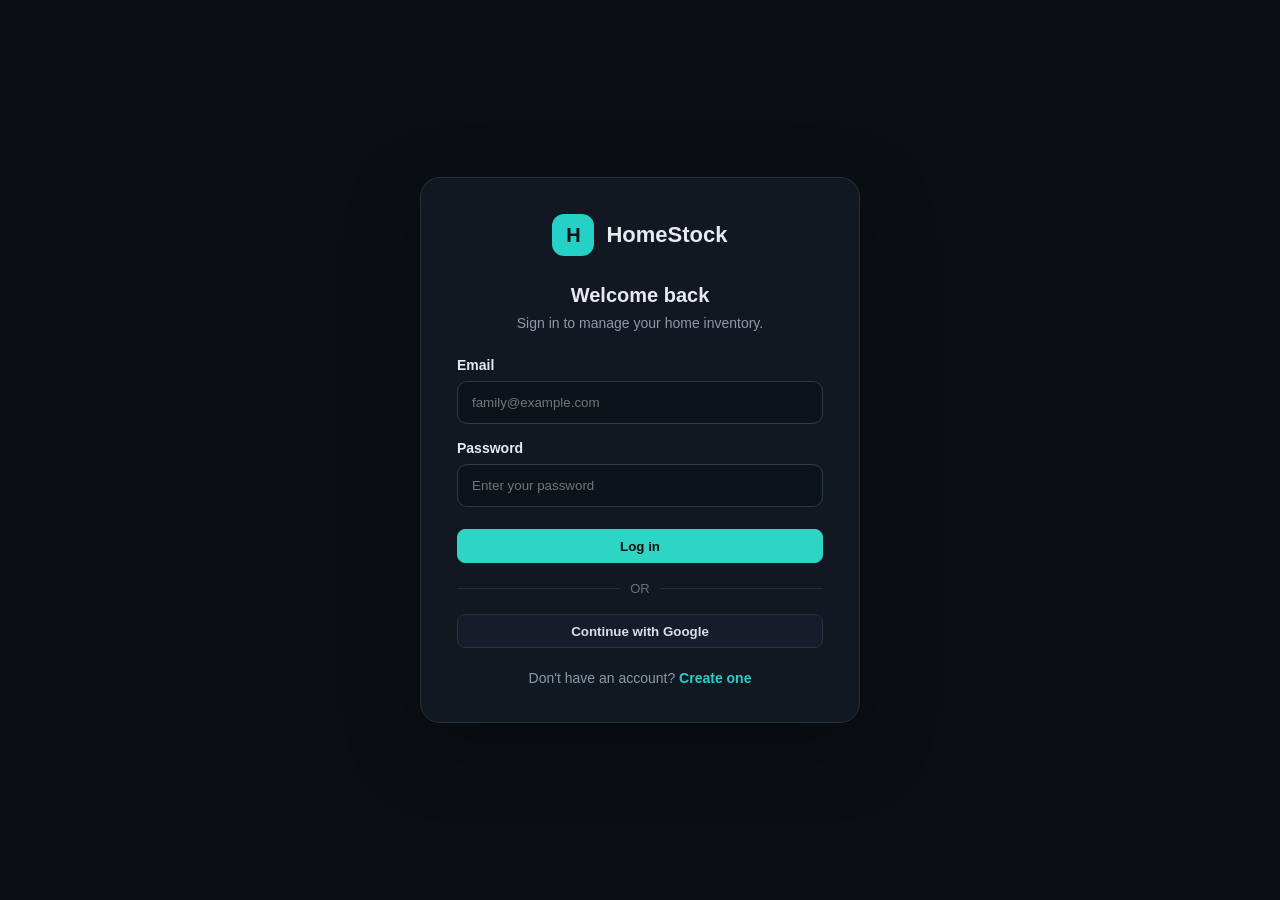
<file: users.html>
<!DOCTYPE html>
<html lang="en">
<head>
<meta charset="UTF-8">
<meta name="viewport" content="width=device-width, initial-scale=1.0">
<title>HomeStock — Users & Account</title>
<link rel="stylesheet" href="css/style.css">
</head>
<body>
<div class="app">
<aside class="sidebar">
<div class="brand"><span>H</span><b>HomeStock</b></div>
<nav>
<a href="index.html">▣<span>Dashboard</span></a>
<a href="inventory.html">⬡<span>Inventory</span></a>
<a href="rooms.html">⌂<span>Rooms</span></a>
<a href="categories.html">▤<span>Categories</span></a>
<a href="reports.html">▥<span>Reports</span></a>
<a href="activity.html">◷<span>Activity</span></a>

</nav>
<div class="sidebar-account">
<div class="sidebar-account-link" aria-hidden="true">
<span class="sidebar-account-avatar" data-profile-avatar>🙂</span>
<span class="sidebar-account-copy"><strong data-user-name>HomeStock User</strong><span data-user-email>Account</span></span>
</div>
</div>
</aside>
<main>
<header><div><h1>Profile</h1><p>Your HomeStock account settings</p></div><div class="actions"><button class="avatar profile-header-button" type="button" data-profile-toggle title="Open profile" aria-expanded="false"><span data-profile-avatar>🙂</span></button></div></header>
<section class="panel profile-settings-page">
<div class="profile-settings-hero"><div class="profile-settings-avatar" data-profile-avatar>🙂</div><div><span class="eyebrow">YOUR PROFILE</span><h2 data-user-name>HomeStock User</h2><p data-user-email>Account</p></div></div>
<div class="profile-settings-grid">
<div class="profile-info-tile"><span>NAME</span><strong data-user-name>HomeStock User</strong><button type="button" class="text-button" data-change-name-page>Change name</button></div>
<div class="profile-info-tile"><span>EMAIL</span><strong data-user-email>Account</strong><small>Email is used for login.</small></div>
<div class="profile-info-tile"><span>PROFILE PICTURE</span><strong>Cartoon avatar</strong><button type="button" class="text-button" data-change-avatar-page>Choose another</button></div>
</div>
</section>
</main></div>
<script src="js/supabase-config.js"></script>
<script src="js/online.js"></script>
<script src="js/profile-menu.js"></script>
<script src="js/auth.js"></script>

</body></html>
</file>
<file: css/style.css>
* {
    box-sizing:border-box
}
body {
    margin:0;
    background:#090b10;
    color:#e8eaf0;
    font:14px Inter,Arial,sans-serif
}
a {
    text-decoration:none;
    color:inherit
}
.app {
    display:flex;
    min-height:100vh
}
.sidebar {
    width:214px;
    flex:none;
    background:#0d1017;
    border-right:1px solid #202532;
    padding:16px 9px;
    display:flex;
    flex-direction:column;
    min-height:100vh
}
.brand {
    height:55px;
    border-bottom:1px solid #202532;
    display:flex;
    align-items:center;
    gap:10px;
    padding:0 10px
}
.brand span {
    width:30px;
    height:30px;
    border:1px solid #167e78;
    background:#102b2e;
    border-radius:8px;
    display:grid;
    place-items:center;
    color:#35d6c5;
    font-weight:700
}
nav {
    display:grid;
    gap:5px;
    margin-top:14px
}
nav a {
    height:40px;
    padding:0 12px;
    display:flex;
    align-items:center;
    gap:11px;
    color:#8790a9;
    border:1px solid transparent;
    border-radius:7px;
    font-size:14px;
    line-height:1;
    white-space:nowrap
}
nav a.active {
    background:#102a2d;
    border-color:#175f62;
    color:#36d7c6
}


.collapse {
    margin-top:auto;
    height:35px;
    background:#151924;
    color:#8790a9;
    border:1px solid #252a38;
    border-radius:7px
}
.main,main {
    flex:1;
    min-width:0;
    padding:0 26px 28px
}
header {
    height:82px;
    border-bottom:1px solid #1f2430;
    display:flex;
    align-items:center;
    justify-content:space-between
}
h1 {
    margin:0;
    font-size:20px
}
header p {
    margin:5px 0 0;
    color:#64708e;
    font-size:12px
}
.actions {
    display:flex;
    align-items:center;
    gap:10px
}
.btn {
    height:34px;
    border:1px solid #2b3243;
    border-radius:8px;
    background:#171c2a;
    color:#d9deeb;
    padding:0 15px;
    font-weight:600;
    cursor:pointer
}
.btn.primary {
    background:#2ed4c4;
    border-color:#2ed4c4;
    color:#06110f
}
.avatar {
    width:31px;
    height:31px;
    border-radius:50%;
    display:grid;
    place-items:center;
    border:1px solid #3c2d77;
    background:#1a1731;
    color:#a995ff;
    font-size:11px;
    font-weight:700
}
.stats {
    display:grid;
    grid-template-columns:repeat(4,1fr);
    gap:14px;
    padding:20px 0 18px
}
.stat {
    padding:17px 18px;
    min-height:105px;
    background:#11151e;
    border:1px solid #222836;
    border-radius:10px;
    border-top:2px solid #2bd3c1
}
.stat.purple {
    border-top-color:#7b65ed
}
.stat.orange {
    border-top-color:#e6a322
}
.stat label {
    display:block;
    color:#697595;
    font-size:11px;
    letter-spacing:1.2px
}
.stat strong {
    display:block;
    font:700 27px "JetBrains Mono",monospace;
    margin:9px 0 4px
}
.stat small {
    color:#65708b
}
.dash-grid {
    display:grid;
    grid-template-columns:minmax(0,2.3fr) minmax(300px,.9fr);
    gap:14px
}
.section-title,.panel-head {
    height:36px;
    display:flex;
    align-items:center;
    justify-content:space-between
}
.section-title h2,.panel-head h2 {
    font-size:13px;
    margin:0
}
.section-title a {
    font-size:12px;
    color:#34d6c4
}
.rooms {
    display:grid;
    grid-template-columns:repeat(3,1fr);
    gap:12px
}
.room {
    height:172px;
    position:relative;
    border:1px solid #252b38;
    border-radius:10px;
    overflow:hidden;
    background:#11151e
}
.room img {
    width:100%;
    height:112px;
    object-fit:cover;
    filter:brightness(.78)
}
.room:after {
    content:"";
    position:absolute;
    left:0;
    right:0;
    top:55px;
    height:75px;
    background:linear-gradient(transparent,#11151e)
}
.room .tag {
    position:absolute;
    top:83px;
    left:12px;
    z-index:2;
    padding:3px 7px;
    border-radius:4px;
    font:11px "JetBrains Mono",monospace;
    font-style:normal
}
.teal-bg {
    color:#31d4c3;
    border:1px solid #1b6f6a;
    background:#102a2b
}
.purple-bg {
    color:#9a84ff;
    border:1px solid #5b48b0;
    background:#1c1834
}
.orange-bg {
    color:#e9a72c;
    border:1px solid #75561c;
    background:#2b2110
}
.pink-bg {
    color:#f06b9d;
    border:1px solid #78334d;
    background:#2b1520
}
.blue-bg {
    color:#6eaeff;
    border:1px solid #345d8d;
    background:#132237
}
.room>div {
    position:absolute;
    bottom:0;
    left:0;
    right:0;
    height:60px;
    z-index:3;
    background:#11151e;
    display:flex;
    align-items:center;
    justify-content:space-between;
    padding:0 13px
}
.room strong {
    font:600 13px "JetBrains Mono",monospace;
    color:#31d4c3
}
.room:nth-child(2) strong {
    color:#9078ff
}
.room:nth-child(3) strong {
    color:#e8a52a
}
.room:nth-child(5) strong {
    color:#f16c9e
}
.room:nth-child(6) strong {
    color:#65a7f4
}
.panel {
    background:#11151e;
    border:1px solid #222836;
    border-radius:10px;
    overflow:hidden
}
.activity .section-title {
    padding:0 12px
}
.activity-row {
    min-height:57px;
    border-top:1px solid #252b38;
    display:grid;
    grid-template-columns:26px 1fr auto;
    align-items:center;
    gap:9px;
    padding:8px 12px
}
.activity-row>span {
    width:23px;
    height:23px;
    border-radius:50%;
    display:grid;
    place-items:center;
    border:1px solid #165c58;
    background:#102a2b;
    color:#2ed4c4
}
.activity-row .red {
    border-color:#713048;
    background:#2b1520;
    color:#ed5f87
}
.activity-row b,.value b {
    font-size:12px
}
.activity-row small,.value small {
    display:block;
    color:#65708b;
    font-size:10px;
    margin-top:3px
}
.activity-row>strong,.value>strong {
    font:600 12px "JetBrains Mono",monospace;
    color:#2ed4c4
}
.red-text {
    color:#ed6689!important
}
.bottom {
    display:grid;
    grid-template-columns:1.05fr .95fr;
    gap:14px;
    margin-top:18px
}
.panel-head {
    height:52px;
    border-bottom:1px solid #252b38;
    padding:0 17px
}
.panel-head span {
    color:#68728b;
    font-size:11px
}
.value {
    min-height:58px;
    border-bottom:1px solid #252b38;
    display:grid;
    grid-template-columns:31px 1fr auto;
    align-items:center;
    gap:7px;
    padding:8px 17px
}
.value em {
    font:11px "JetBrains Mono";
    color:#3d4860
}
.bars {
    padding:15px 17px
}
.bars label {
    display:flex;
    justify-content:space-between;
    color:#8e97ac;
    font-size:11px;
    margin-bottom:7px
}
.bars label b {
    color:#64708c;
    font-weight:500
}
.bars i {
    display:block;
    height:6px;
    background:#1e2330;
    border-radius:10px;
    overflow:hidden;
    margin-bottom:12px
}
.bars i span {
    display:block;
    height:100%;
    background:#32d5c5;
    border-radius:10px
}
.toolbar {
    display:grid;
    grid-template-columns:minmax(280px,1fr) auto auto;
    gap:12px;
    align-items:center;
    padding:20px 0 17px
}
.search {
    height:34px;
    border:1px solid #252c3a;
    border-radius:7px;
    background:#11151e;
    display:flex;
    align-items:center;
    padding:0 11px;
    color:#697594
}
.search input {
    flex:1;
    background:none;
    border:0;
    outline:0;
    color:#e9edf6;
    margin-left:8px
}
.tabs {
    height:34px;
    border:1px solid #252c3a;
    background:#11151e;
    border-radius:7px;
    padding:3px;
    display:flex
}
.tab {
    border:0;
    background:none;
    color:#68738e;
    padding:0 12px;
    border-radius:5px;
    cursor:pointer
}
.tab.active {
    background:#1b202d;
    color:#dce2ed
}
.tab b {
    font:10px "JetBrains Mono";
    margin-left:4px
}
.summary {
    height:34px;
    border:1px solid #252c3a;
    border-radius:7px;
    padding:0 12px;
    display:flex;
    align-items:center;
    gap:7px;
    color:#77819a;
    font-size:11px
}
.summary strong {
    color:#2ed4c4;
    font-family:"JetBrains Mono"
}
.table {
    overflow:auto
}
table {
    width:100%;
    min-width:850px;
    border-collapse:collapse
}
th {
    height:42px;
    text-align:left;
    padding:0 16px;
    background:#0f131b;
    color:#64708d;
    font-size:10px;
    letter-spacing:1px
}
td {
    height:50px;
    border-top:1px solid #242a37;
    padding:0 16px;
    color:#a9b1c1;
    font-size:11px
}
td:first-child {
    color:#e8ebf2;
    font-weight:600;
    font-size:12px
}
.value-cell {
    font:600 12px "JetBrains Mono";
    color:#2ed4c4
}
.cat,.status {
    display:inline-block;
    padding:3px 7px;
    border-radius:4px;
    border:1px solid #315d5c;
    background:#102728;
    color:#36d4c3;
    font-size:10px
}
.cat.purple {
    border-color:#4b3d86;
    background:#1b1732;
    color:#9a83ff
}
.cat.orange {
    border-color:#76561c;
    background:#2a200e;
    color:#e8a42a
}
.cat.pink {
    border-color:#743248;
    background:#2a1520;
    color:#ef6996
}
.status {
    border-radius:12px
}
.status.low {
    border-color:#76561d;
    background:#2a210f;
    color:#eba827
}
.status.out {
    border-color:#743249;
    background:#2b1520;
    color:#ef668f
}
.act {
    height:25px;
    border:1px solid #2c3444;
    border-radius:4px;
    background:#181d28;
    color:#8791a9;
    margin-right:5px;
    cursor:pointer
}
.act.del {
    border-color:#713148;
    color:#e96187;
    background:#24151d
}
.footer {
    height:37px;
    display:flex;
    align-items:center;
    color:#65708b;
    font-size:10px
}
.modal-bg {
    position:fixed;
    inset:0;
    background:#030509c2;
    backdrop-filter:blur(5px);
    display:grid;
    place-items:center;
    z-index:20
}
.modal-bg[hidden] {
    display:none
}
.modal {
    width:min(445px,94vw);
    background:#11151e;
    border:1px solid #2a3040;
    border-radius:13px
}
.modal-head {
    padding:17px 19px;
    border-bottom:1px solid #252b38;
    display:flex;
    justify-content:space-between
}
.modal-head h2 {
    margin:0;
    font-size:14px
}
.modal-head p {
    margin:4px 0;
    color:#66718b;
    font-size:10px
}
.close {
    width:28px;
    height:28px;
    background:#1a2030;
    border:1px solid #2d3547;
    color:#9aa3b7;
    border-radius:6px;
    font-size:20px
}
.modal form {
    padding:16px 19px;
    display:grid;
    grid-template-columns:1fr 1fr;
    gap:12px
}
.field {
    display:flex;
    flex-direction:column;
    gap:6px
}
.field.full {
    grid-column:1/-1
}
.field label {
    font-size:9px;
    letter-spacing:1px;
    color:#697594
}
.field input,.field select {
    height:34px;
    background:#0f131b;
    color:#e7ebf3;
    border:1px solid #2b3343;
    border-radius:6px;
    padding:0 10px
}
.preview {
    height:35px;
    border:1px solid #252c3a;
    border-radius:6px;
    padding:0 10px;
    display:flex;
    align-items:center;
    gap:8px;
    color:#69738c;
    font-size:10px
}
.preview strong {
    padding:3px 8px;
    border:1px solid #76561d;
    background:#2a210f;
    border-radius:12px;
    color:#eba827
}
.preview strong.good {
    border-color:#1d6256;
    background:#102927;
    color:#36d4bf
}
.preview strong.out {
    border-color:#743249;
    background:#2b1520;
    color:#ef668f
}
.modal-actions {
    grid-column:1/-1;
    display:flex;
    justify-content:flex-end;
    gap:9px
}
@media(max-width:1000px) {
    .stats {
    grid-template-columns:repeat(2,1fr)
}
.dash-grid,.bottom {
    grid-template-columns:1fr
}
.rooms {
    grid-template-columns:repeat(2,1fr)
}
.toolbar {
    grid-template-columns:1fr
}
}
@media(max-width:650px) {
    .sidebar {
    display:none
}
.main,main {
    padding:0 14px
}
.stats,.rooms {
    grid-template-columns:1fr
}
.modal form {
    grid-template-columns:1fr
}
.field.full {
    grid-column:auto
}
}


/* Rooms page */
.rooms-toolbar {
    display:grid;
    grid-template-columns:minmax(280px,1fr) auto;
    gap:14px;
    align-items:center;
    padding:20px 0 18px;
}

.room-search {
    width:100%;
}

.room-summary {
    height:34px;
    border:1px solid #252c3a;
    border-radius:7px;
    background:#11151e;
    padding:0 13px;
    display:flex;
    align-items:center;
    gap:16px;
    color:#6f7992;
    font-size:11px;
}

.room-summary span {
    display:flex;
    align-items:center;
    gap:5px;
}

.room-summary b {
    color:#dfe4ee;
    font-family:"JetBrains Mono",monospace;
}

.room-page-grid {
    display:grid;
    grid-template-columns:repeat(3,minmax(0,1fr));
    gap:18px;
}

.room-card {
    min-height:305px;
    position:relative;
    overflow:hidden;
    border:1px solid #252b38;
    border-radius:10px;
    background:#11151e;
    transition:transform .2s ease,border-color .2s ease,box-shadow .2s ease;
}

.room-card:before {
    content:"";
    position:absolute;
    top:0;
    left:0;
    right:0;
    height:2px;
    background:#2ed4c4;
    z-index:5;
}

.room-card:nth-child(2):before {
    background:#8b74f7;
}

.room-card:nth-child(3):before {
    background:#e9a52a;
}

.room-card:nth-child(4):before {
    background:#2ed4c4;
}

.room-card:nth-child(5):before {
    background:#ef668f;
}

.room-card:nth-child(6):before {
    background:#65a7f4;
}

.room-card:hover {
    transform:translateY(-3px);
    border-color:#394357;
    box-shadow:0 12px 30px rgba(0,0,0,.22);
}

.room-photo {
    position:relative;
    height:165px;
    overflow:hidden;
}

.room-photo img {
    width:100%;
    height:100%;
    object-fit:cover;
    filter:brightness(.72);
    transition:transform .3s ease;
}

.room-card:hover .room-photo img {
    transform:scale(1.04);
}

.room-photo:after {
    content:"";
    position:absolute;
    inset:45% 0 0;
    background:linear-gradient(transparent,#11151e);
}

.room-count {
    position:absolute;
    top:12px;
    right:12px;
    z-index:3;
    padding:4px 9px;
    border-radius:6px;
    font:11px "JetBrains Mono",monospace;
    background:#102a2b;
    color:#31d4c3;
    border:1px solid #1b6f6a;
}

.room-card:nth-child(2) .room-count {
    color:#9a84ff;
    border-color:#5b48b0;
    background:#1c1834;
}

.room-card:nth-child(3) .room-count {
    color:#e9a72c;
    border-color:#75561c;
    background:#2b2110;
}

.room-card:nth-child(5) .room-count {
    color:#f06b9d;
    border-color:#78334d;
    background:#2b1520;
}

.room-card:nth-child(6) .room-count {
    color:#6eaeff;
    border-color:#345d8d;
    background:#132237;
}

.room-card-body {
    padding:0 18px 15px;
    margin-top:-2px;
    position:relative;
    z-index:4;
}

.room-card-title {
    display:flex;
    align-items:flex-start;
    justify-content:space-between;
    gap:12px;
}

.room-card-title h2 {
    margin:0;
    font-size:13px;
    color:#edf0f5;
}

.room-value {
    font:600 15px "JetBrains Mono",monospace;
    color:#31d4c3;
    white-space:nowrap;
}

.room-card:nth-child(2) .room-value {
    color:#9078ff;
}

.room-card:nth-child(3) .room-value {
    color:#e8a52a;
}

.room-card:nth-child(5) .room-value {
    color:#f16c9e;
}

.room-card:nth-child(6) .room-value {
    color:#65a7f4;
}

.room-description {
    margin:5px 0 12px;
    color:#68738d;
    font-size:11px;
}

.room-stats {
    border-top:1px solid #252b38;
    border-bottom:1px solid #252b38;
    min-height:34px;
    display:flex;
    align-items:center;
    gap:11px;
    color:#8490a8;
    font-size:10px;
}

.room-stats .dot {
    width:6px;
    height:6px;
    border-radius:50%;
    background:#2ed4c4;
    flex:none;
}

.room-card:nth-child(2) .dot {
    background:#9078ff;
}

.room-card:nth-child(3) .dot {
    background:#e9a52a;
}

.room-card:nth-child(5) .dot {
    background:#ef668f;
}

.room-card:nth-child(6) .dot {
    background:#65a7f4;
}

.room-actions {
    display:grid;
    grid-template-columns:1fr 36px;
    gap:8px;
    margin-top:10px;
}

.room-view,
.room-edit {
    height:29px;
    border:1px solid #2c3444;
    border-radius:6px;
    background:#181d28;
    color:#9aa5bc;
    cursor:pointer;
    font-size:11px;
}

.room-view:hover {
    color:#36d7c6;
    border-color:#236d69;
}

.room-edit:hover {
    color:#dfe4ee;
    border-color:#465169;
}

.room-empty {
    min-height:300px;
    border:1px solid #252b38;
    border-radius:10px;
    background:#11151e;
    display:grid;
    place-items:center;
    align-content:center;
    text-align:center;
    padding:30px;
}

.empty-icon {
    width:48px;
    height:48px;
    border:1px solid #2b3444;
    border-radius:50%;
    display:grid;
    place-items:center;
    color:#66728c;
    font-size:20px;
    margin-bottom:12px;
}

.room-empty h2 {
    margin:0;
    font-size:15px;
}

.room-empty p {
    color:#68738d;
    font-size:11px;
    margin:7px 0 15px;
}

.room-footer {
    height:38px;
    display:flex;
    align-items:center;
    color:#65708b;
    font-size:10px;
}

.room-modal {
    width:min(445px,94vw);
}

@media(max-width:1050px) {
    .room-page-grid {
        grid-template-columns:repeat(2,minmax(0,1fr));
    }
}

@media(max-width:750px) {
    .rooms-toolbar {
        grid-template-columns:1fr;
    }

    .room-summary {
        width:max-content;
    }

    .room-page-grid {
        grid-template-columns:1fr;
    }
}

/* Categories page */
.category-toolbar {
    display: grid;
    grid-template-columns: minmax(280px, 1fr) auto;
    gap: 14px;
    align-items: center;
    padding: 20px 0 18px;
}

.category-search {
    width: 100%;
}

.category-summary {
    height: 34px;
    border: 1px solid #252c3a;
    border-radius: 7px;
    background: #11151e;
    padding: 0 13px;
    display: flex;
    align-items: center;
    gap: 16px;
    color: #6f7992;
    font-size: 11px;
}

.category-summary span {
    display: flex;
    align-items: center;
    gap: 5px;
}

.category-summary b {
    color: #dfe4ee;
    font-family: "JetBrains Mono", monospace;
}

.category-grid {
    display: grid;
    grid-template-columns: repeat(3, minmax(0, 1fr));
    gap: 18px;
}

.category-card {
    min-height: 220px;
    position: relative;
    overflow: hidden;
    border: 1px solid #252b38;
    border-radius: 10px;
    background: #11151e;
    transition: transform .2s ease, border-color .2s ease, box-shadow .2s ease;
}

.category-card:before {
    content: "";
    position: absolute;
    top: 0;
    left: 0;
    right: 0;
    height: 2px;
    background: #2ed4c4;
}

.category-card:nth-child(2):before {
    background: #8b74f7;
}

.category-card:nth-child(3):before {
    background: #e9a52a;
}

.category-card:nth-child(4):before {
    background: #ef668f;
}

.category-card:nth-child(5):before {
    background: #65a7f4;
}

.category-card:hover {
    transform: translateY(-3px);
    border-color: #394357;
    box-shadow: 0 12px 30px rgba(0, 0, 0, .22);
}

.category-card-top {
    display: flex;
    align-items: flex-start;
    justify-content: space-between;
    padding: 22px 18px 12px;
}

.category-icon {
    width: 42px;
    height: 42px;
    border-radius: 10px;
    display: grid;
    place-items: center;
    border: 1px solid #1b6f6a;
    background: #102a2b;
    color: #31d4c3;
    font-size: 18px;
}

.category-card:nth-child(2) .category-icon {
    color: #9a84ff;
    border-color: #5b48b0;
    background: #1c1834;
}

.category-card:nth-child(3) .category-icon {
    color: #e9a72c;
    border-color: #75561c;
    background: #2b2110;
}

.category-card:nth-child(4) .category-icon {
    color: #f06b9d;
    border-color: #78334d;
    background: #2b1520;
}

.category-card:nth-child(5) .category-icon {
    color: #6eaeff;
    border-color: #345d8d;
    background: #132237;
}

.category-count-badge {
    padding: 4px 9px;
    border-radius: 12px;
    border: 1px solid #1b6f6a;
    background: #102a2b;
    color: #31d4c3;
    font: 10px "JetBrains Mono", monospace;
}

.category-card:nth-child(2) .category-count-badge {
    color: #9a84ff;
    border-color: #5b48b0;
    background: #1c1834;
}

.category-card:nth-child(3) .category-count-badge {
    color: #e9a72c;
    border-color: #75561c;
    background: #2b2110;
}

.category-card:nth-child(4) .category-count-badge {
    color: #f06b9d;
    border-color: #78334d;
    background: #2b1520;
}

.category-card:nth-child(5) .category-count-badge {
    color: #6eaeff;
    border-color: #345d8d;
    background: #132237;
}

.category-card-body {
    padding: 0 18px 17px;
}

.category-card-title {
    display: flex;
    align-items: center;
    justify-content: space-between;
    gap: 10px;
}

.category-card-title h2 {
    margin: 0;
    font-size: 15px;
}

.category-value {
    color: #31d4c3;
    font: 600 12px "JetBrains Mono", monospace;
}

.category-card:nth-child(2) .category-value {
    color: #9a84ff;
}

.category-card:nth-child(3) .category-value {
    color: #e9a72c;
}

.category-card:nth-child(4) .category-value {
    color: #f06b9d;
}

.category-card:nth-child(5) .category-value {
    color: #6eaeff;
}

.category-description {
    color: #69738b;
    font-size: 10px;
    margin: 7px 0 14px;
}

.category-stats {
    display: flex;
    align-items: center;
    gap: 7px;
    color: #7a849c;
    font-size: 10px;
    padding-bottom: 14px;
    border-bottom: 1px solid #252b38;
}

.category-stats .dot {
    width: 6px;
    height: 6px;
    border-radius: 50%;
    background: #2ed4c4;
}

.category-actions {
    display: flex;
    justify-content: flex-end;
    gap: 7px;
    padding-top: 12px;
}

.category-view {
    flex: 1;
    height: 29px;
    border: 1px solid #2c3444;
    border-radius: 5px;
    background: #181d28;
    color: #c5ccda;
    cursor: pointer;
}

.category-edit,
.category-delete {
    width: 32px;
    height: 29px;
    border: 1px solid #2c3444;
    border-radius: 5px;
    background: #181d28;
    color: #8791a9;
    cursor: pointer;
}

.category-delete {
    border-color: #713148;
    color: #e96187;
    background: #24151d;
}

.category-empty {
    min-height: 260px;
    border: 1px dashed #2a3140;
    border-radius: 10px;
    background: #11151e;
    display: grid;
    place-items: center;
    align-content: center;
    text-align: center;
}

.category-empty[hidden] {
    display: none;
}

.category-empty .empty-icon {
    width: 48px;
    height: 48px;
    display: grid;
    place-items: center;
    border-radius: 12px;
    background: #102a2b;
    border: 1px solid #1b6f6a;
    color: #31d4c3;
    font-size: 20px;
}

.category-empty h2 {
    font-size: 15px;
    margin: 12px 0 0;
}

.category-empty p {
    color: #68738d;
    font-size: 11px;
    margin: 7px 0 15px;
}

.category-footer {
    height: 38px;
    display: flex;
    align-items: center;
    color: #65708b;
    font-size: 10px;
}

.category-modal {
    width: min(445px, 94vw);
}

@media (max-width: 1050px) {
    .category-grid {
        grid-template-columns: repeat(2, minmax(0, 1fr));
    }
}

@media (max-width: 750px) {
    .category-toolbar {
        grid-template-columns: 1fr;
    }

    .category-summary {
        width: max-content;
    }

    .category-grid {
        grid-template-columns: 1fr;
    }
}


/* Final Categories page styling */
.category-toolbar {
    display: grid;
    grid-template-columns: minmax(280px, 1fr) auto;
    gap: 14px;
    align-items: center;
    padding: 20px 0 18px;
}

.category-summary {
    min-height: 34px;
    border: 1px solid #252c3a;
    border-radius: 7px;
    background: #11151e;
    padding: 0 13px;
    display: flex;
    align-items: center;
    gap: 18px;
    color: #6f7992;
    font-size: 11px;
}

.category-summary span {
    display: flex;
    align-items: center;
    gap: 6px;
}

.category-summary b {
    color: #dfe4ee;
    font-family: "JetBrains Mono", monospace;
}

.category-grid {
    display: grid;
    grid-template-columns: repeat(3, minmax(0, 1fr));
    gap: 18px;
}

.category-card {
    min-height: 238px;
    position: relative;
    overflow: hidden;
    border: 1px solid #252b38;
    border-radius: 10px;
    background: #11151e;
    transition: transform .2s ease, border-color .2s ease, box-shadow .2s ease;
}

.category-card::before {
    content: "";
    position: absolute;
    top: 0;
    left: 0;
    right: 0;
    height: 2px;
    background: #2ed4c4;
}

.category-card.violet::before { background: #8b74f7; }
.category-card.orange::before { background: #e9a52a; }
.category-card.green::before { background: #35d99a; }
.category-card.pink::before { background: #ef668f; }

.category-card:hover {
    transform: translateY(-3px);
    border-color: #394357;
    box-shadow: 0 12px 30px rgba(0, 0, 0, .22);
}

.category-card-top {
    display: flex;
    align-items: flex-start;
    justify-content: space-between;
    padding: 18px 18px 12px;
}

.category-icon {
    width: 42px;
    height: 42px;
    border-radius: 10px;
    display: grid;
    place-items: center;
    border: 1px solid #1b6f6a;
    background: #102a2b;
    color: #31d4c3;
    font-size: 18px;
}

.category-card.violet .category-icon {
    color: #9a84ff;
    border-color: #5b48b0;
    background: #1c1834;
}

.category-card.orange .category-icon {
    color: #e9a72c;
    border-color: #75561c;
    background: #2b2110;
}

.category-card.green .category-icon {
    color: #35d99a;
    border-color: #247e61;
    background: #102a23;
}

.category-card.pink .category-icon {
    color: #f06b9d;
    border-color: #78334d;
    background: #2b1520;
}

.category-count-badge {
    padding: 4px 9px;
    border-radius: 7px;
    border: 1px solid #1b6f6a;
    background: #102a2b;
    color: #31d4c3;
    font: 10px "JetBrains Mono", monospace;
}

.category-card.violet .category-count-badge {
    color: #9a84ff;
    border-color: #5b48b0;
    background: #1c1834;
}

.category-card.orange .category-count-badge {
    color: #e9a72c;
    border-color: #75561c;
    background: #2b2110;
}

.category-card.green .category-count-badge {
    color: #35d99a;
    border-color: #247e61;
    background: #102a23;
}

.category-card.pink .category-count-badge {
    color: #f06b9d;
    border-color: #78334d;
    background: #2b1520;
}

.category-card-body {
    padding: 0 18px 17px;
}

.category-card-title {
    display: flex;
    align-items: center;
    justify-content: space-between;
    gap: 10px;
}

.category-card-title h2 {
    margin: 0;
    font-size: 15px;
}

.category-value {
    color: #31d4c3;
    font: 600 14px "JetBrains Mono", monospace;
}

.category-card.violet .category-value { color: #9a84ff; }
.category-card.orange .category-value { color: #e9a72c; }
.category-card.green .category-value { color: #35d99a; }
.category-card.pink .category-value { color: #f06b9d; }

.category-description {
    color: #69738b;
    font-size: 10px;
    margin: 7px 0 12px;
}

.category-mini-stats {
    display: grid;
    grid-template-columns: 1fr 1fr;
    gap: 10px;
}

.category-mini-stats > div {
    min-height: 45px;
    border: 1px solid #202634;
    border-radius: 6px;
    background: #0e121a;
    padding: 8px 10px;
}

.category-mini-stats span {
    display: block;
    color: #69738b;
    font-size: 9px;
    margin-bottom: 3px;
}

.category-mini-stats b {
    color: #e8edf6;
    font: 600 15px "JetBrains Mono", monospace;
}

.category-mini-stats > div:nth-child(2) b {
    color: #31d4c3;
}

.category-card.violet .category-mini-stats > div:nth-child(2) b { color: #9a84ff; }
.category-card.orange .category-mini-stats > div:nth-child(2) b { color: #e9a72c; }
.category-card.green .category-mini-stats > div:nth-child(2) b { color: #35d99a; }
.category-card.pink .category-mini-stats > div:nth-child(2) b { color: #f06b9d; }

.category-share {
    margin-top: 12px;
}

.category-share > div:first-child {
    display: flex;
    justify-content: space-between;
    color: #69738b;
    font-size: 9px;
    margin-bottom: 5px;
}

.category-progress {
    height: 5px;
    overflow: hidden;
    border-radius: 999px;
    background: #202535;
}

.category-progress span {
    display: block;
    height: 100%;
    border-radius: inherit;
    background: #2ed4c4;
}

.category-card.violet .category-progress span { background: #8b74f7; }
.category-card.orange .category-progress span { background: #e9a52a; }
.category-card.green .category-progress span { background: #35d99a; }
.category-card.pink .category-progress span { background: #ef668f; }

.category-actions {
    display: flex;
    justify-content: flex-end;
    gap: 7px;
    margin-top: 10px;
}

.category-edit,
.category-delete {
    width: 28px;
    height: 28px;
    border: 1px solid #2b3345;
    border-radius: 6px;
    background: #171c27;
    color: #8b96ad;
    cursor: pointer;
}

.category-edit:hover {
    border-color: #3d4961;
    color: #dfe5f0;
}

.category-delete {
    color: #ef668f;
    border-color: #673044;
}

.category-delete:hover {
    background: #2a1520;
}

.category-empty {
    padding: 70px 20px;
    text-align: center;
    color: #69738b;
}

.category-empty .empty-icon {
    font-size: 36px;
    margin-bottom: 10px;
}

.category-empty h2 {
    color: #dfe4ee;
    margin: 0 0 7px;
}

.category-empty p {
    margin: 0 0 16px;
}

.category-footer {
    margin-top: 20px;
    color: #5e687e;
    font-size: 10px;
}

@media (max-width: 1050px) {
    .category-grid {
        grid-template-columns: repeat(2, minmax(0, 1fr));
    }

    .category-toolbar {
        grid-template-columns: 1fr;
    }

    .category-summary {
        width: fit-content;
    }
}

@media (max-width: 700px) {
    .category-grid {
        grid-template-columns: 1fr;
    }
}


/* Reports */
.report-stats {
    display: grid;
    grid-template-columns: repeat(4, 1fr);
    gap: 12px;
    margin-bottom: 18px;
}

.report-grid {
    display: grid;
    grid-template-columns: 1fr 1fr;
    gap: 16px;
}

.report-panel {
    border: 1px solid #252c3a;
    border-radius: 9px;
    background: #11151e;
    padding: 18px;
}

.report-full {
    margin-top: 16px;
}

.report-list {
    display: flex;
    flex-direction: column;
    gap: 10px;
}

.report-row {
    padding: 11px 0;
    border-bottom: 1px solid #202634;
}

.report-row:last-child {
    border-bottom: 0;
}

.report-row-head {
    display: flex;
    justify-content: space-between;
    gap: 12px;
    margin-bottom: 6px;
}

.report-row-head strong {
    color: #e8edf6;
    font-size: 12px;
}

.report-row-head span,
.report-row-meta {
    color: #69738b;
    font-size: 10px;
}

.report-progress {
    height: 5px;
    background: #202535;
    border-radius: 999px;
    overflow: hidden;
}

.report-progress span {
    display: block;
    height: 100%;
    border-radius: inherit;
    background: #2ed4c4;
}

.status-report {
    display: grid;
    gap: 10px;
}

.status-report div {
    display: flex;
    justify-content: space-between;
    align-items: center;
    padding: 13px 14px;
    border: 1px solid #202634;
    border-radius: 7px;
    background: #0e121a;
}

.status-report span {
    color: #8b96ad;
    font-size: 11px;
}

.status-report b {
    font: 600 15px "JetBrains Mono", monospace;
    color: #31d4c3;
}

.status-report div:nth-child(2) b {
    color: #e9a72c;
}

.status-report div:nth-child(3) b {
    color: #ef668f;
}

.report-summary {
    color: #8b96ad;
    font-size: 12px;
    line-height: 1.7;
    margin: 0;
}

#reportUpdated {
    color: #69738b;
    font-size: 9px;
}

@media (max-width: 900px) {
    .report-stats {
        grid-template-columns: repeat(2, 1fr);
    }

    .report-grid {
        grid-template-columns: 1fr;
    }
}

@media (max-width: 560px) {
    .report-stats {
        grid-template-columns: 1fr;
    }
}

@media print {
    body {
        background: white !important;
        color: #111 !important;
    }

    .sidebar,
    header .actions,
    .category-toolbar,
    .btn,
    .collapse {
        display: none !important;
    }

    .app,
    main {
        display: block !important;
        width: 100% !important;
        margin: 0 !important;
        padding: 0 !important;
    }

    header {
        display: block !important;
        margin-bottom: 20px !important;
    }

    header h1,
    header p,
    .report-panel,
    .report-row-head strong,
    .report-summary,
    .status-report span,
    .status-report b {
        color: #111 !important;
    }

    .report-panel {
        background: white !important;
        border-color: #ccc !important;
        break-inside: avoid;
    }

    .report-progress {
        background: #ddd !important;
    }

    .report-progress span {
        background: #555 !important;
    }
}

.avatar { text-decoration: none; cursor: pointer; }

/* Category color picker */
.category-color-picker {
    display: flex;
    align-items: center;
    gap: 10px;
    flex-wrap: wrap;
    margin-top: 8px;
}

.color-choice {
    width: 28px;
    height: 28px;
    padding: 0;
    border: 2px solid transparent;
    border-radius: 50%;
    cursor: pointer;
    position: relative;
    box-sizing: border-box;
}

.color-choice:hover {
    transform: scale(1.08);
}

.color-choice.selected {
    border-color: #ffffff;
    box-shadow: 0 0 0 2px #35d6c5;
}

.color-choice.teal { background: #2ed4c4; }
.color-choice.violet { background: #9a83ff; }
.color-choice.orange { background: #e9a72c; }
.color-choice.green { background: #61c48a; }
.color-choice.pink { background: #ef6996; }
.color-choice.blue { background: #65a7f4; }

.category-card.blue {
    border-top-color: #65a7f4;
}

.category-card.blue .category-icon {
    background: rgba(101, 167, 244, .12);
    color: #65a7f4;
}

@media (max-width: 600px) {
    .color-choice {
        width: 32px;
        height: 32px;
    }
}

/* HomeStock v2 professional account area */
.sidebar-account {
    margin-top: auto;
    padding: 14px;
    border: 1px solid rgba(255,255,255,.08);
    border-radius: 16px;
    background: rgba(255,255,255,.04);
}
.sidebar-account-link { display:flex; align-items:center; gap:10px; color:inherit; text-decoration:none; min-width:0; }
.sidebar-account-link:hover { opacity:.92; }
.sidebar-account-avatar, .mini-avatar, .profile-avatar-large { display:grid; place-items:center; border-radius:50%; font-weight:800; flex:0 0 auto; }
.sidebar-account-avatar { width:38px; height:38px; background:#35d6c5; color:#102321; }
.sidebar-account-copy { min-width:0; }
.sidebar-account-copy strong, .sidebar-account-copy span { display:block; overflow:hidden; text-overflow:ellipsis; white-space:nowrap; }
.sidebar-account-copy strong { font-size:13px; }
.sidebar-account-copy span { margin-top:2px; font-size:11px; opacity:.62; }
.account-page-grid { display:grid; grid-template-columns:minmax(0, 1.2fr) minmax(300px, .8fr); gap:20px; }
.account-card { padding:24px; }
.profile-hero { display:flex; align-items:center; gap:18px; padding-bottom:22px; border-bottom:1px solid rgba(127,127,127,.15); }
.profile-avatar-large { width:76px; height:76px; font-size:24px; background:#35d6c5; color:#102321; }
.profile-hero h2 { margin:4px 0 3px; font-size:25px; }
.profile-hero p { margin:0; opacity:.65; }
.eyebrow { font-size:10px; font-weight:800; letter-spacing:.12em; opacity:.58; }
.role-pill { margin-left:auto; padding:7px 11px; border-radius:999px; background:rgba(53,214,197,.12); color:#1a9f93; font-size:12px; font-weight:800; }
.account-meta { display:grid; grid-template-columns:repeat(3,1fr); gap:12px; margin-top:20px; }
.meta-box { padding:14px; border-radius:12px; background:rgba(127,127,127,.07); }
.meta-box span, .meta-box strong { display:block; }
.meta-box span { font-size:11px; opacity:.58; margin-bottom:5px; }
.meta-box strong { font-size:13px; word-break:break-word; }
.user-row { display:flex; align-items:center; gap:12px; padding:14px 0; border-bottom:1px solid rgba(127,127,127,.12); }
.user-row:last-child { border-bottom:0; }
.mini-avatar { width:40px; height:40px; background:rgba(154,131,255,.16); color:#7b67db; }
.user-row-main { min-width:0; flex:1; }
.user-row-main strong, .user-row-main span { display:block; }
.user-row-main strong { font-size:14px; }
.user-row-main span, .user-row time { font-size:12px; opacity:.58; }
.section-heading { display:flex; align-items:center; justify-content:space-between; gap:12px; margin-bottom:4px; }
.section-heading h2 { margin:0; }
.section-heading p { margin:4px 0 18px; opacity:.6; font-size:13px; }
@media (max-width: 900px) { .account-page-grid { grid-template-columns:1fr; } }
@media (max-width: 600px) { .account-meta { grid-template-columns:1fr; } .profile-hero { align-items:flex-start; flex-wrap:wrap; } .role-pill { margin-left:0; } }


/* HomeStock profile experience */
.profile-header-button {
    appearance: none;
    padding: 0;
    cursor: pointer;
    width: 38px;
    height: 38px;
    font-size: 19px;
    border: 1px solid rgba(53,214,197,.35);
    background: rgba(53,214,197,.10);
    color: inherit;
}
.profile-header-button span { line-height: 1; }
.sidebar-account-avatar { font-size: 20px; display:grid; place-items:center; }
.profile-popup {
    z-index: 5000;
    padding: 12px;
    border: 1px solid rgba(255,255,255,.10);
    border-radius: 20px;
    background: #111822;
    color: #eef3f8;
    box-shadow: 0 24px 70px rgba(0,0,0,.42);
    animation: profilePop .16s ease-out;
}
@keyframes profilePop { from { opacity:0; transform:translateY(5px) scale(.98); } to { opacity:1; transform:none; } }
.profile-popup-top { display:flex; align-items:center; gap:12px; padding:8px 8px 12px; }
.profile-popup-avatar { width:50px; height:50px; display:grid; place-items:center; border-radius:16px; background:rgba(53,214,197,.12); border:1px solid rgba(53,214,197,.25); font-size:28px; flex:0 0 auto; }
.profile-popup-identity { min-width:0; }
.profile-popup-identity strong, .profile-popup-identity span { display:block; overflow:hidden; text-overflow:ellipsis; white-space:nowrap; }
.profile-popup-identity strong { font-size:15px; }
.profile-popup-identity span { margin-top:4px; font-size:12px; opacity:.62; }
.profile-popup-divider { height:1px; margin:4px 0; background:rgba(255,255,255,.08); }
.profile-action { width:100%; display:flex; align-items:center; gap:12px; padding:12px 10px; border:0; border-radius:13px; background:transparent; color:inherit; text-align:left; cursor:pointer; font:inherit; }
.profile-action:hover { background:rgba(255,255,255,.06); }
.profile-action-icon { width:34px; height:34px; display:grid; place-items:center; border-radius:10px; background:rgba(255,255,255,.06); font-size:17px; flex:0 0 auto; }
.profile-action > span:nth-child(2) { min-width:0; flex:1; }
.profile-action strong, .profile-action small { display:block; }
.profile-action strong { font-size:13px; }
.profile-action small { margin-top:3px; font-size:11px; opacity:.56; }
.profile-action-arrow { font-size:20px; opacity:.42; }
.profile-action-logout { color:#ffb9c2; }
.profile-action-logout .profile-action-icon { background:rgba(255,110,130,.10); }
.profile-modal-backdrop { position:fixed; inset:0; z-index:6000; display:grid; place-items:center; padding:20px; background:rgba(5,9,14,.68); backdrop-filter:blur(5px); }
.profile-modal { width:min(430px, 100%); box-sizing:border-box; padding:22px; border:1px solid rgba(255,255,255,.10); border-radius:22px; background:#121922; color:#eef3f8; box-shadow:0 30px 90px rgba(0,0,0,.48); }
.profile-modal-head { display:flex; align-items:flex-start; justify-content:space-between; gap:18px; }
.profile-modal-head h3 { margin:5px 0 0; font-size:22px; }
.profile-modal-head p { margin:6px 0 0; font-size:12px; opacity:.58; }
.profile-modal-close { width:34px; height:34px; border:0; border-radius:10px; background:rgba(255,255,255,.06); color:inherit; font-size:23px; cursor:pointer; }
.profile-field-label { display:block; margin:20px 0 7px; font-size:12px; font-weight:700; opacity:.72; }
.profile-field { width:100%; box-sizing:border-box; padding:12px 13px; border:1px solid rgba(255,255,255,.12); border-radius:12px; outline:none; background:#0d141c; color:#fff; font:inherit; }
.profile-field:focus { border-color:#35d6c5; box-shadow:0 0 0 3px rgba(53,214,197,.10); }
.profile-modal-note { margin:8px 0 0; font-size:11px; opacity:.52; }
.profile-modal-actions { display:flex; justify-content:flex-end; gap:10px; margin-top:20px; }
.profile-modal-actions .button { border:0; border-radius:11px; padding:10px 14px; cursor:pointer; font:inherit; font-weight:700; }
.profile-modal-actions .button.secondary { background:rgba(255,255,255,.07); color:inherit; }
.profile-modal-actions .button.primary { background:#35d6c5; color:#071311; }
.profile-modal-actions .button:disabled { opacity:.55; cursor:wait; }
.avatar-grid { display:grid; grid-template-columns:repeat(4, 1fr); gap:10px; margin-top:20px; }
.avatar-choice { aspect-ratio:1; border:1px solid rgba(255,255,255,.08); border-radius:16px; background:rgba(255,255,255,.045); cursor:pointer; font-size:30px; transition:transform .14s ease, border-color .14s ease, background .14s ease; }
.avatar-choice:hover { transform:translateY(-2px); background:rgba(255,255,255,.08); }
.avatar-choice.selected { border-color:#35d6c5; background:rgba(53,214,197,.12); box-shadow:0 0 0 2px rgba(53,214,197,.15); }
.profile-settings-page { padding:28px; }
.profile-settings-hero { display:flex; align-items:center; gap:16px; padding-bottom:24px; border-bottom:1px solid rgba(127,127,127,.15); }
.profile-settings-avatar { width:82px; height:82px; display:grid; place-items:center; border-radius:22px; background:rgba(53,214,197,.12); border:1px solid rgba(53,214,197,.22); font-size:42px; }
.profile-settings-hero h2 { margin:5px 0 3px; }
.profile-settings-hero p { margin:0; opacity:.6; }
.profile-settings-grid { display:grid; grid-template-columns:repeat(3, 1fr); gap:14px; margin-top:20px; }
.profile-info-tile { padding:17px; border:1px solid rgba(127,127,127,.13); border-radius:15px; background:rgba(127,127,127,.05); }
.profile-info-tile > span { display:block; font-size:10px; font-weight:800; letter-spacing:.08em; opacity:.52; }
.profile-info-tile > strong { display:block; margin-top:8px; font-size:14px; word-break:break-word; }
.profile-info-tile small { display:block; margin-top:8px; font-size:11px; opacity:.5; }
.text-button { margin-top:10px; border:0; padding:0; background:none; color:#35d6c5; font:inherit; font-size:12px; font-weight:700; cursor:pointer; }
@media (max-width:900px) { .profile-settings-grid { grid-template-columns:1fr; } }
@media (max-width:600px) { .profile-popup { max-width:calc(100vw - 24px); } .avatar-grid { grid-template-columns:repeat(4, 1fr); } .profile-modal { padding:18px; } }


/* Final profile layout: sidebar account is display-only. Profile actions live in the top-right profile popup. */
.sidebar-account-link[aria-hidden="true"] {
    cursor: default;
}
.sidebar-account-link[aria-hidden="true"]:hover {
    background: transparent;
}
</file>
